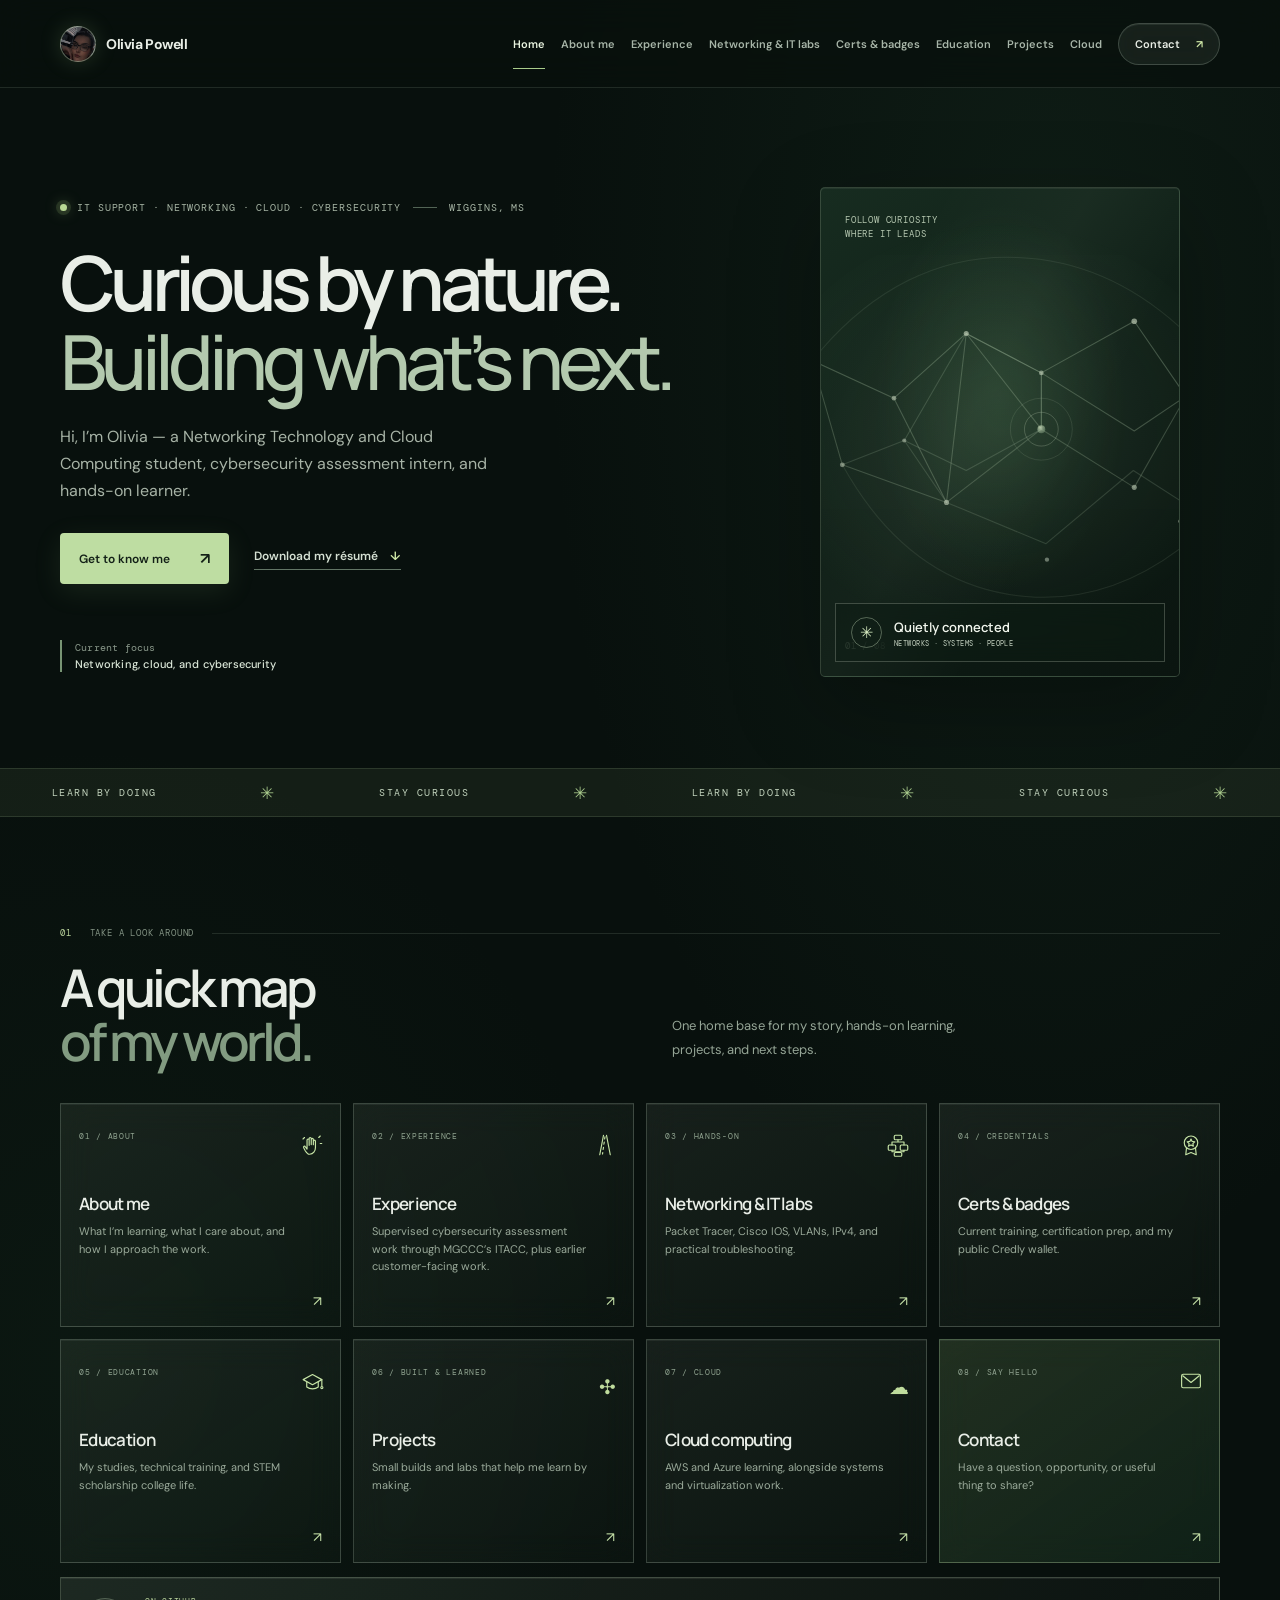
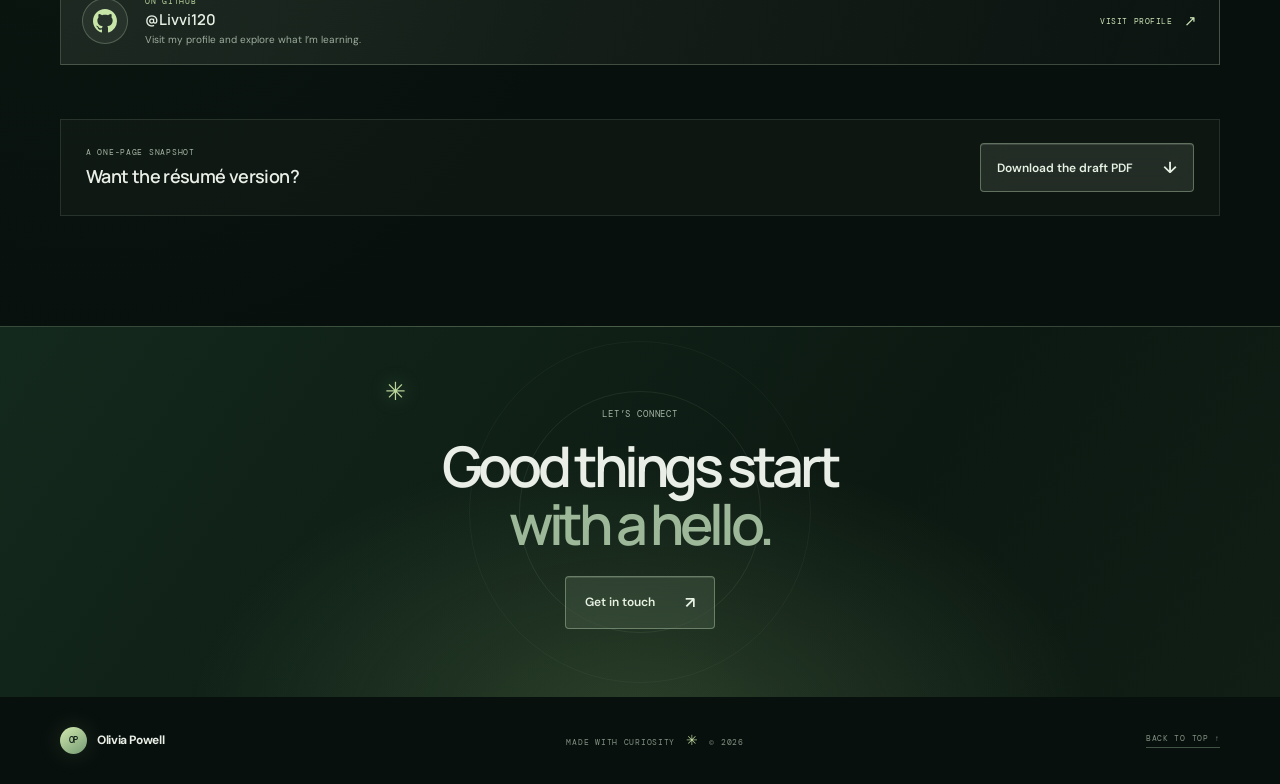
<file: index.html>
<!doctype html>
<html lang="en">
<head>
  <meta charset="utf-8"><meta name="viewport" content="width=device-width, initial-scale=1"><meta name="theme-color" content="#08100d">
  <meta name="description" content="Explore Olivia Powell's experience, IT labs, projects, education, and credentials.">
  <title>Olivia Powell — Home</title>
  <link rel="preconnect" href="https://fonts.googleapis.com"><link rel="preconnect" href="https://fonts.gstatic.com" crossorigin>
  <link href="https://fonts.googleapis.com/css2?family=DM+Mono:wght@400;500&family=DM+Sans:wght@400;500;600;700&family=Manrope:wght@400;500;600;700;800&display=swap" rel="stylesheet"><link rel="stylesheet" href="styles.css"><link rel="stylesheet" href="profile.css">
</head>
<body>
  <header class="site-header"><a class="wordmark" href="index.html" aria-label="Olivia Powell, home"><span class="mark">OP</span><span>Olivia Powell</span></a>
    <button class="menu-toggle" aria-expanded="false" aria-controls="site-nav">Menu <span>＋</span></button>
    <nav id="site-nav" aria-label="Main navigation"><a class="active-link" aria-current="page" href="index.html">Home</a><a href="about.html">About me</a><a href="experience.html">Experience</a><a href="networking.html">Networking &amp; IT labs</a><a href="credentials.html">Certs &amp; badges</a><a href="education.html">Education</a><a href="projects.html">Projects</a><a href="cloud.html">Cloud</a><a class="nav-contact" href="contact.html">Contact <span>↗</span></a></nav>
  </header>
  <main id="top">
    <section class="hero page-wrap home-hero">
      <div class="hero-copy"><p class="eyebrow"><span class="status-dot"></span> IT SUPPORT · NETWORKING · CLOUD · CYBERSECURITY <span class="eyebrow-line"></span> WIGGINS, MS</p>
        <h1>Curious by nature.<br><span>Building what’s next.</span></h1>
        <p class="intro">Hi, I’m Olivia — a Networking Technology and Cloud Computing student, cybersecurity assessment intern, and hands-on learner.</p>
        <div class="hero-actions"><a class="button button-dark" href="about.html">Get to know me <span>↗</span></a><a class="text-link" href="Olivia-Powell-Resume-Draft.pdf" download>Download my résumé <span>↓</span></a></div>
        <div class="hero-note"><span class="note-rule"></span><span>Current focus<br><strong>Networking, cloud, and cybersecurity</strong></span></div>
      </div>
      <figure class="hero-art home-graphic"><span class="art-label label-top">FOLLOW CURIOSITY<br>WHERE IT LEADS</span><img class="home-graphic-img" src="home-graphic.svg" alt="A calm network map with softly glowing nodes connected by fine green lines"><figcaption class="graphic-caption"><span class="photo-caption-mark">✳</span><span><strong>Quietly connected</strong><small>NETWORKS · SYSTEMS · PEOPLE</small></span></figcaption><span class="art-index">01 / 08</span></figure>
    </section>
    <section class="ticker" aria-label="Personal motto"><div class="ticker-track"><span>LEARN BY DOING</span><i>✳</i><span>STAY CURIOUS</span><i>✳</i><span>LEARN BY DOING</span><i>✳</i><span>STAY CURIOUS</span><i>✳</i></div></section>
    <section class="page-wrap home-overview section-block">
      <div class="section-kicker"><span>01</span><span>TAKE A LOOK AROUND</span></div>
      <div class="overview-heading"><h2>A quick map<br><span>of my world.</span></h2><p>One home base for my story, hands-on learning, projects, and next steps.</p></div>
      <div class="overview-grid">
        <a class="overview-card" href="about.html"><span class="card-number">01 / ABOUT</span><svg class="card-line-icon" aria-hidden="true" viewBox="0 0 32 32"><path d="M11 28c-1.7-1-3-2.6-4-4.4l-2.1-4c-.8-1.5 1.3-2.8 2.3-1.2l2.2 3V9.3c0-1.8 2.8-1.8 2.8 0v7.1-9c0-1.8 2.8-1.8 2.8 0v8-6.8c0-1.8 2.8-1.8 2.8 0v7-4.7c0-1.8 2.8-1.8 2.8 0v8.3c0 5-3 9.1-7.7 9.1H11Z"/><path d="m4 8 2-2M25 6l2-2M27 14h2"/></svg><h3>About me</h3><p>What I’m learning, what I care about, and how I approach the work.</p><span class="card-arrow">↗</span></a>
        <a class="overview-card" href="experience.html"><span class="card-number">02 / EXPERIENCE</span><svg class="card-line-icon" aria-hidden="true" viewBox="0 0 32 32"><path d="m9 29 5-26M23 29 18 3"/><path d="m16 5-.5 3M15 12l-.5 3M14 19l-.5 3M13 26l-.3 2"/></svg><h3>Experience</h3><p>Supervised cybersecurity assessment work through MGCCC’s ITACC, plus earlier customer-facing work.</p><span class="card-arrow">↗</span></a>
        <a class="overview-card" href="networking.html"><span class="card-number">03 / HANDS-ON</span><svg class="card-line-icon" aria-hidden="true" viewBox="0 0 32 32"><rect x="11" y="3" width="10" height="6" rx="1.5"/><rect x="3" y="16" width="10" height="7" rx="1.5"/><rect x="19" y="16" width="10" height="7" rx="1.5"/><rect x="11" y="26" width="10" height="5" rx="1.3"/><path d="M16 9v3M16 12H8v4M16 12h8v4M8 23v2h8v1M24 23v2h-8"/></svg><h3>Networking &amp; IT labs</h3><p>Packet Tracer, Cisco IOS, VLANs, IPv4, and practical troubleshooting.</p><span class="card-arrow">↗</span></a>
        <a class="overview-card" href="credentials.html"><span class="card-number">04 / CREDENTIALS</span><svg class="card-line-icon" aria-hidden="true" viewBox="0 0 32 32"><circle cx="16" cy="13" r="9"/><path d="m16 8 1.5 3.2 3.5.5-2.5 2.4.6 3.4-3.1-1.6-3.1 1.6.6-3.4-2.5-2.4 3.5-.5L16 8ZM10 20l-1 9 7-3 7 3-1-9"/></svg><h3>Certs &amp; badges</h3><p>Current training, certification prep, and my public Credly wallet.</p><span class="card-arrow">↗</span></a>
        <a class="overview-card" href="education.html"><span class="card-number">05 / EDUCATION</span><svg class="grad-cap-icon" aria-hidden="true" viewBox="0 0 32 32"><path d="m3 12 13-7 13 7-13 7-13-7Z"/><path d="M8 15.2v7c4.4 3.5 11.6 3.5 16 0v-7"/><path d="M29 12v9"/><circle cx="29" cy="23" r="1.5"/></svg><h3>Education</h3><p>My studies, technical training, and STEM scholarship college life.</p><span class="card-arrow">↗</span></a>
        <a class="overview-card" href="projects.html"><span class="card-number">06 / BUILT &amp; LEARNED</span><span class="card-glyph">✣</span><h3>Projects</h3><p>Small builds and labs that help me learn by making.</p><span class="card-arrow">↗</span></a>
        <a class="overview-card" href="cloud.html"><span class="card-number">07 / CLOUD</span><span class="card-glyph">☁</span><h3>Cloud computing</h3><p>AWS and Azure learning, alongside systems and virtualization work.</p><span class="card-arrow">↗</span></a>
        <a class="overview-card overview-card-highlight" href="contact.html"><span class="card-number">08 / SAY HELLO</span><svg class="card-line-icon" aria-hidden="true" viewBox="0 0 32 32"><rect x="3.5" y="7" width="25" height="18" rx="2"/><path d="m5 9 11 9 11-9"/></svg><h3>Contact</h3><p>Have a question, opportunity, or useful thing to share?</p><span class="card-arrow">↗</span></a>
      </div>
      <a class="github-widget" href="https://github.com/Livvi120" target="_blank" rel="noopener noreferrer"><span class="github-widget-icon"><svg class="github-mark" aria-hidden="true" viewBox="0 0 16 16"><path d="M8 0C3.58 0 0 3.58 0 8c0 3.54 2.29 6.53 5.47 7.59.4.07.55-.17.55-.38 0-.19-.01-.82-.01-1.49-2.01.37-2.53-.49-2.69-.94-.09-.23-.48-.94-.82-1.13-.28-.15-.68-.52-.01-.53.63-.01 1.08.58 1.23.82.72 1.21 1.87.87 2.33.66.07-.52.28-.87.51-1.07-1.78-.2-3.64-.89-3.64-3.95 0-.87.31-1.59.82-2.15-.08-.2-.36-1.02.08-2.12 0 0 .67-.21 2.2.82.64-.18 1.32-.27 2-.27s1.36.09 2 .27c1.53-1.04 2.2-.82 2.2-.82.44 1.1.16 1.92.08 2.12.51.56.82 1.27.82 2.15 0 3.07-1.87 3.75-3.65 3.95.29.25.54.73.54 1.48 0 1.07-.01 1.93-.01 2.2 0 .21.15.46.55.38A8.013 8.013 0 0 0 16 8c0-4.42-3.58-8-8-8z"/></svg></span><span class="github-widget-copy"><span class="panel-kicker">ON GITHUB</span><strong>@Livvi120</strong><small>Visit my profile and explore what I’m learning.</small></span><span class="github-widget-action">VISIT PROFILE <i>↗</i></span></a>
      <div class="home-resume"><div><p class="eyebrow">A ONE-PAGE SNAPSHOT</p><h3>Want the résumé version?</h3></div><a class="button button-light" href="Olivia-Powell-Resume-Draft.pdf" download>Download the draft PDF <span>↓</span></a></div>
    </section>
    <section class="contact"><div class="contact-star">✳</div><p class="eyebrow">LET’S CONNECT</p><h2>Good things start<br><span>with a hello.</span></h2><a class="button button-light" href="contact.html">Get in touch <span>↗</span></a></section>
  </main>
  <footer class="site-footer page-wrap"><a class="wordmark" href="index.html"><span class="mark">OP</span><span>Olivia Powell</span></a><span>MADE WITH CURIOSITY <i>✳</i> © <span id="year"></span></span><a href="#top">BACK TO TOP ↑</a></footer>
  <script src="script.js"></script>
</body>
</html>
</file>
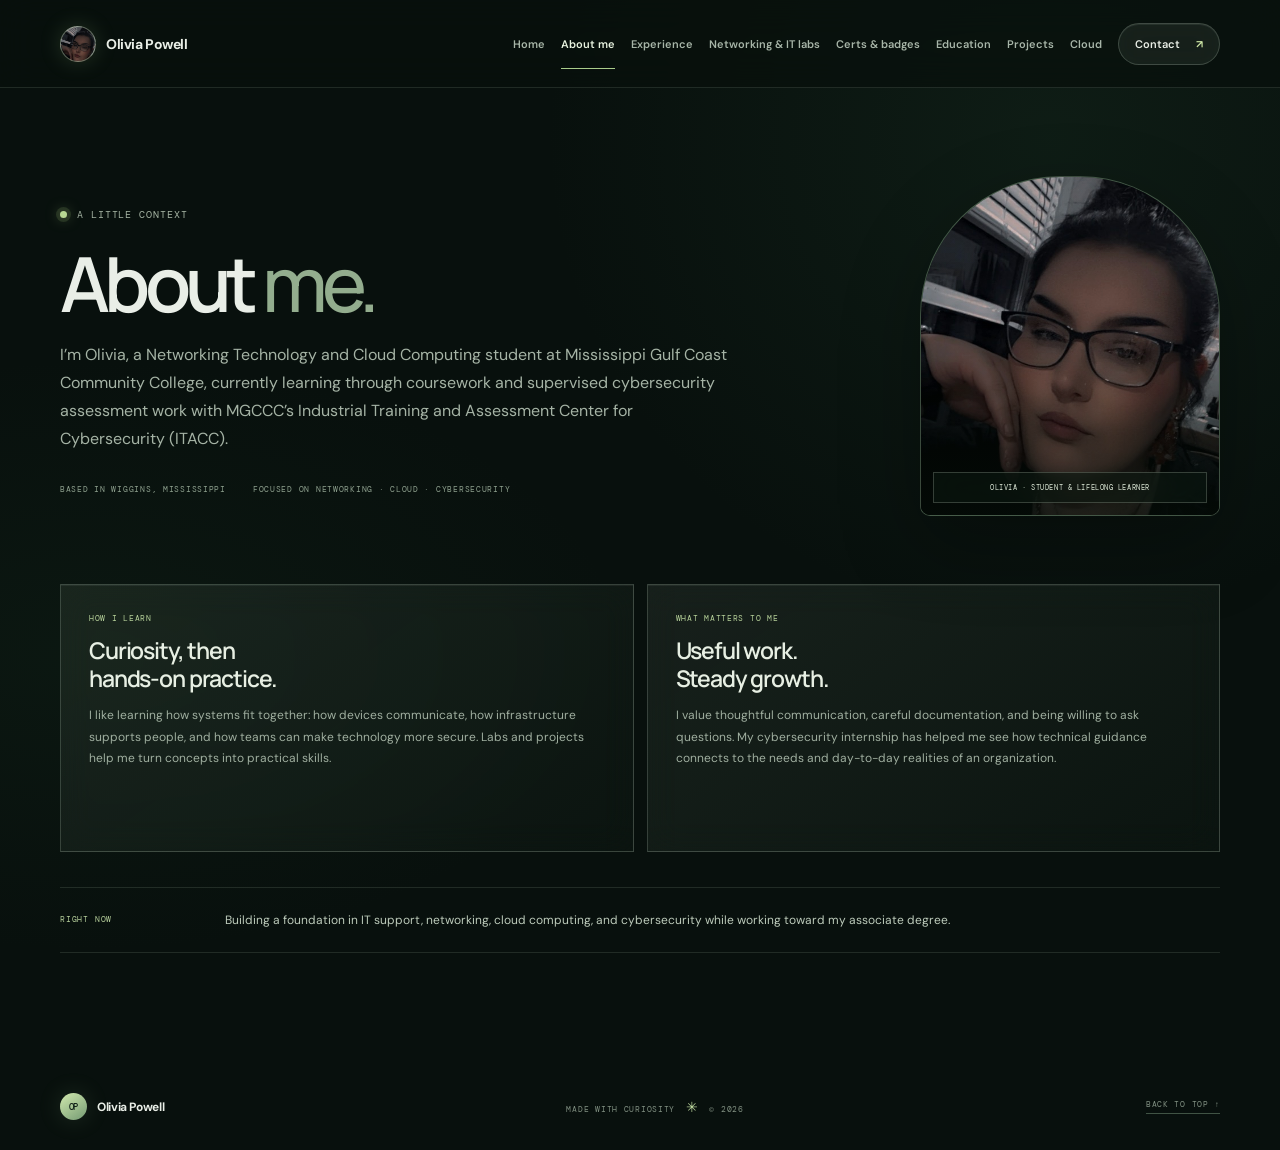
<file: about.html>
<!doctype html>
<html lang="en"><head><meta charset="utf-8"><meta name="viewport" content="width=device-width, initial-scale=1"><meta name="theme-color" content="#08100d"><meta name="description" content="About Olivia Powell: an IT student, cybersecurity assessment intern, and curious hands-on learner."><title>About me — Olivia Powell</title><link rel="preconnect" href="https://fonts.googleapis.com"><link rel="preconnect" href="https://fonts.gstatic.com" crossorigin><link href="https://fonts.googleapis.com/css2?family=DM+Mono:wght@400;500&family=DM+Sans:wght@400;500;600;700&family=Manrope:wght@400;500;600;700;800&display=swap" rel="stylesheet"><link rel="stylesheet" href="styles.css"><link rel="stylesheet" href="profile.css"></head>
<body><header class="site-header"><a class="wordmark" href="index.html"><span class="mark">OP</span><span>Olivia Powell</span></a><button class="menu-toggle" aria-expanded="false" aria-controls="site-nav">Menu <span>＋</span></button><nav id="site-nav" aria-label="Main navigation"><a href="index.html">Home</a><a class="active-link" aria-current="page" href="about.html">About me</a><a href="experience.html">Experience</a><a href="networking.html">Networking &amp; IT labs</a><a href="credentials.html">Certs &amp; badges</a><a href="education.html">Education</a><a href="projects.html">Projects</a><a href="cloud.html">Cloud</a><a class="nav-contact" href="contact.html">Contact <span>↗</span></a></nav></header>
<main id="top"><section class="subpage-hero page-wrap about-subpage-hero"><div class="about-hero-copy"><p class="eyebrow"><span class="status-dot"></span> A LITTLE CONTEXT</p><h1>About <span>me.</span></h1><p class="subpage-intro">I’m Olivia, a Networking Technology and Cloud Computing student at Mississippi Gulf Coast Community College, currently learning through coursework and supervised cybersecurity assessment work with MGCCC’s Industrial Training and Assessment Center for Cybersecurity (ITACC).</p><div class="subpage-meta"><span>BASED IN WIGGINS, MISSISSIPPI</span><span>FOCUSED ON NETWORKING · CLOUD · CYBERSECURITY</span></div></div><figure class="about-photo-card"><img src="profile-photo.jpg" alt="Portrait of Olivia Powell wearing glasses"><figcaption>OLIVIA · STUDENT &amp; LIFELONG LEARNER</figcaption></figure></section>
<section class="page-wrap subpage-content"><div class="content-columns"><article class="glass-panel"><p class="panel-kicker">HOW I LEARN</p><h2>Curiosity, then<br>hands-on practice.</h2><p>I like learning how systems fit together: how devices communicate, how infrastructure supports people, and how teams can make technology more secure. Labs and projects help me turn concepts into practical skills.</p></article><article class="glass-panel"><p class="panel-kicker">WHAT MATTERS TO ME</p><h2>Useful work.<br>Steady growth.</h2><p>I value thoughtful communication, careful documentation, and being willing to ask questions. My cybersecurity internship has helped me see how technical guidance connects to the needs and day-to-day realities of an organization.</p></article></div><div class="callout-line"><span>RIGHT NOW</span><p>Building a foundation in IT support, networking, cloud computing, and cybersecurity while working toward my associate degree.</p></div></section></main>
<footer class="site-footer page-wrap"><a class="wordmark" href="index.html"><span class="mark">OP</span><span>Olivia Powell</span></a><span>MADE WITH CURIOSITY <i>✳</i> © <span id="year"></span></span><a href="#top">BACK TO TOP ↑</a></footer><script src="script.js"></script></body></html>
</file>
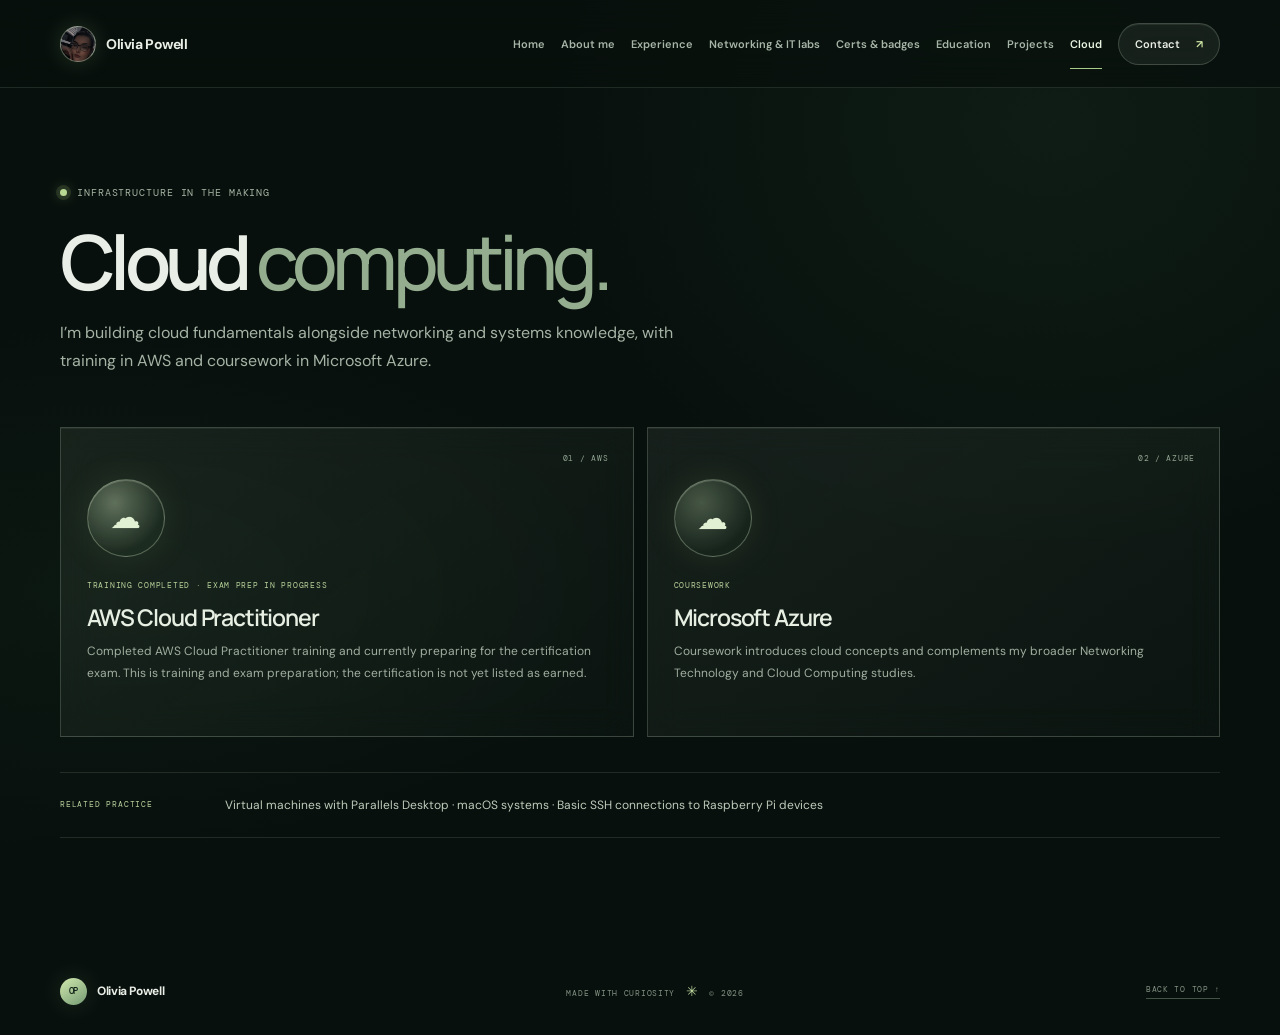
<file: cloud.html>
<!doctype html>
<html lang="en"><head><meta charset="utf-8"><meta name="viewport" content="width=device-width, initial-scale=1"><meta name="theme-color" content="#08100d"><meta name="description" content="Olivia Powell's cloud computing studies, including AWS, Microsoft Azure, and virtualization."><title>Cloud computing — Olivia Powell</title><link rel="preconnect" href="https://fonts.googleapis.com"><link rel="preconnect" href="https://fonts.gstatic.com" crossorigin><link href="https://fonts.googleapis.com/css2?family=DM+Mono:wght@400;500&family=DM+Sans:wght@400;500;600;700&family=Manrope:wght@400;500;600;700;800&display=swap" rel="stylesheet"><link rel="stylesheet" href="styles.css"><link rel="stylesheet" href="profile.css"></head>
<body><header class="site-header"><a class="wordmark" href="index.html"><span class="mark">OP</span><span>Olivia Powell</span></a><button class="menu-toggle" aria-expanded="false" aria-controls="site-nav">Menu <span>＋</span></button><nav id="site-nav" aria-label="Main navigation"><a href="index.html">Home</a><a href="about.html">About me</a><a href="experience.html">Experience</a><a href="networking.html">Networking &amp; IT labs</a><a href="credentials.html">Certs &amp; badges</a><a href="education.html">Education</a><a href="projects.html">Projects</a><a class="active-link" aria-current="page" href="cloud.html">Cloud</a><a class="nav-contact" href="contact.html">Contact <span>↗</span></a></nav></header>
<main id="top"><section class="subpage-hero page-wrap"><p class="eyebrow"><span class="status-dot"></span> INFRASTRUCTURE IN THE MAKING</p><h1>Cloud <span>computing.</span></h1><p class="subpage-intro">I’m building cloud fundamentals alongside networking and systems knowledge, with training in AWS and coursework in Microsoft Azure.</p></section>
<section class="page-wrap subpage-content"><div class="cloud-focus"><article class="cloud-feature glass-panel"><span class="lab-index">01 / AWS</span><div class="cloud-orb">☁</div><p class="panel-kicker">TRAINING COMPLETED · EXAM PREP IN PROGRESS</p><h2>AWS Cloud Practitioner</h2><p>Completed AWS Cloud Practitioner training and currently preparing for the certification exam. This is training and exam preparation; the certification is not yet listed as earned.</p></article><article class="cloud-feature glass-panel"><span class="lab-index">02 / AZURE</span><div class="cloud-orb cloud-orb-alt">☁</div><p class="panel-kicker">COURSEWORK</p><h2>Microsoft Azure</h2><p>Coursework introduces cloud concepts and complements my broader Networking Technology and Cloud Computing studies.</p></article></div><div class="callout-line"><span>RELATED PRACTICE</span><p>Virtual machines with Parallels Desktop · macOS systems · Basic SSH connections to Raspberry Pi devices</p></div></section></main>
<footer class="site-footer page-wrap"><a class="wordmark" href="index.html"><span class="mark">OP</span><span>Olivia Powell</span></a><span>MADE WITH CURIOSITY <i>✳</i> © <span id="year"></span></span><a href="#top">BACK TO TOP ↑</a></footer><script src="script.js"></script></body></html>
</file>
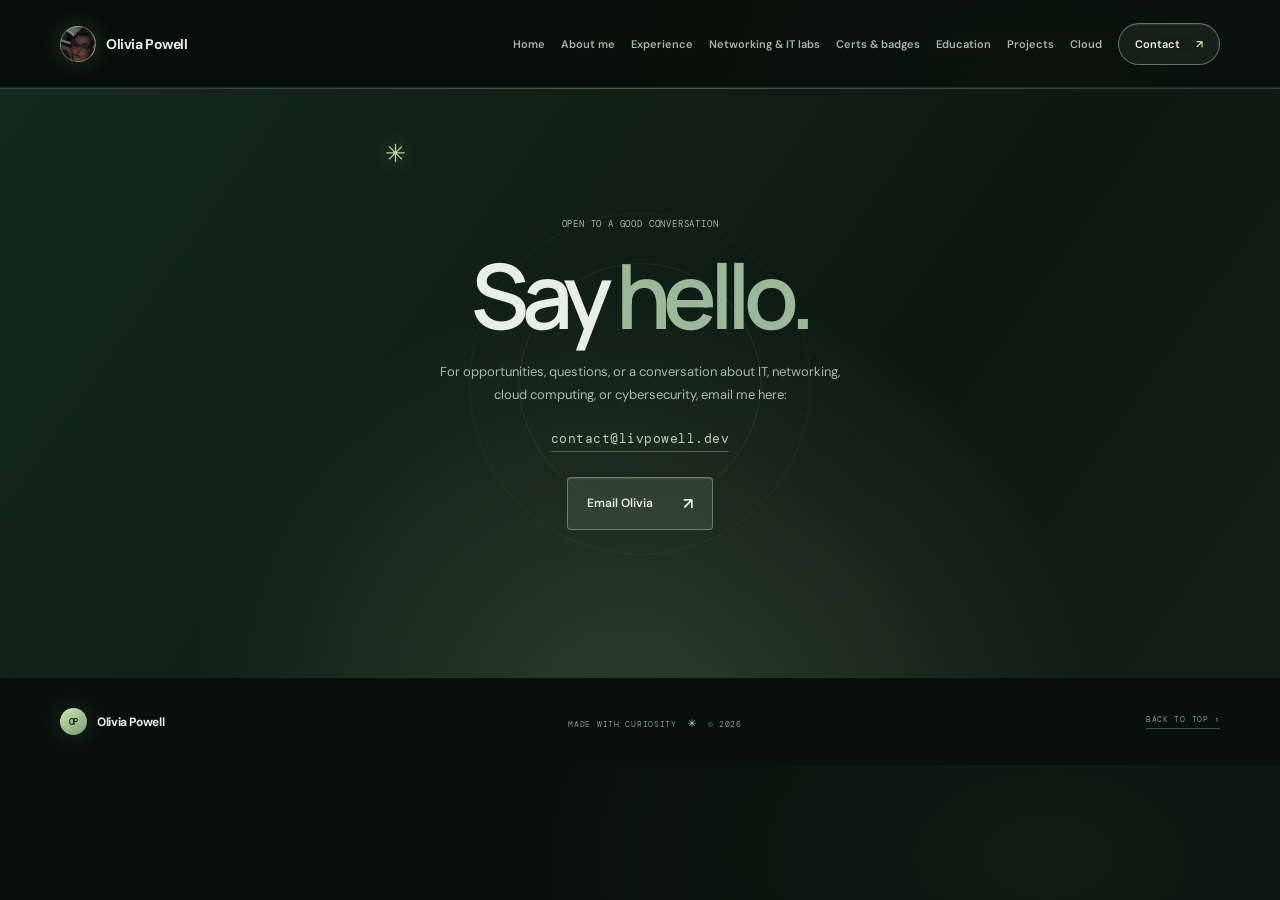
<file: contact.html>
<!doctype html>
<html lang="en"><head><meta charset="utf-8"><meta name="viewport" content="width=device-width, initial-scale=1"><meta name="theme-color" content="#08100d"><meta name="description" content="Contact Olivia Powell about IT, networking, cloud, and cybersecurity opportunities."><title>Contact — Olivia Powell</title><link rel="preconnect" href="https://fonts.googleapis.com"><link rel="preconnect" href="https://fonts.gstatic.com" crossorigin><link href="https://fonts.googleapis.com/css2?family=DM+Mono:wght@400;500&family=DM+Sans:wght@400;500;600;700&family=Manrope:wght@400;500;600;700;800&display=swap" rel="stylesheet"><link rel="stylesheet" href="styles.css"><link rel="stylesheet" href="profile.css"></head>
<body><header class="site-header"><a class="wordmark" href="index.html"><span class="mark">OP</span><span>Olivia Powell</span></a><button class="menu-toggle" aria-expanded="false" aria-controls="site-nav">Menu <span>＋</span></button><nav id="site-nav" aria-label="Main navigation"><a href="index.html">Home</a><a href="about.html">About me</a><a href="experience.html">Experience</a><a href="networking.html">Networking &amp; IT labs</a><a href="credentials.html">Certs &amp; badges</a><a href="education.html">Education</a><a href="projects.html">Projects</a><a href="cloud.html">Cloud</a><a class="nav-contact active-link" aria-current="page" href="contact.html">Contact <span>↗</span></a></nav></header>
<main id="top"><section class="contact contact-page"><div class="contact-star">✳</div><p class="eyebrow">OPEN TO A GOOD CONVERSATION</p><h1>Say <span>hello.</span></h1><p class="contact-page-copy">For opportunities, questions, or a conversation about IT, networking, cloud computing, or cybersecurity, email me here:</p><a class="contact-email contact-email-large" href="mailto:contact@livpowell.dev">contact@livpowell.dev</a><a class="button button-light" href="mailto:contact@livpowell.dev?subject=Hello%20Olivia">Email Olivia <span>↗</span></a></section></main>
<footer class="site-footer page-wrap"><a class="wordmark" href="index.html"><span class="mark">OP</span><span>Olivia Powell</span></a><span>MADE WITH CURIOSITY <i>✳</i> © <span id="year"></span></span><a href="#top">BACK TO TOP ↑</a></footer><script src="script.js"></script></body></html>
</file>
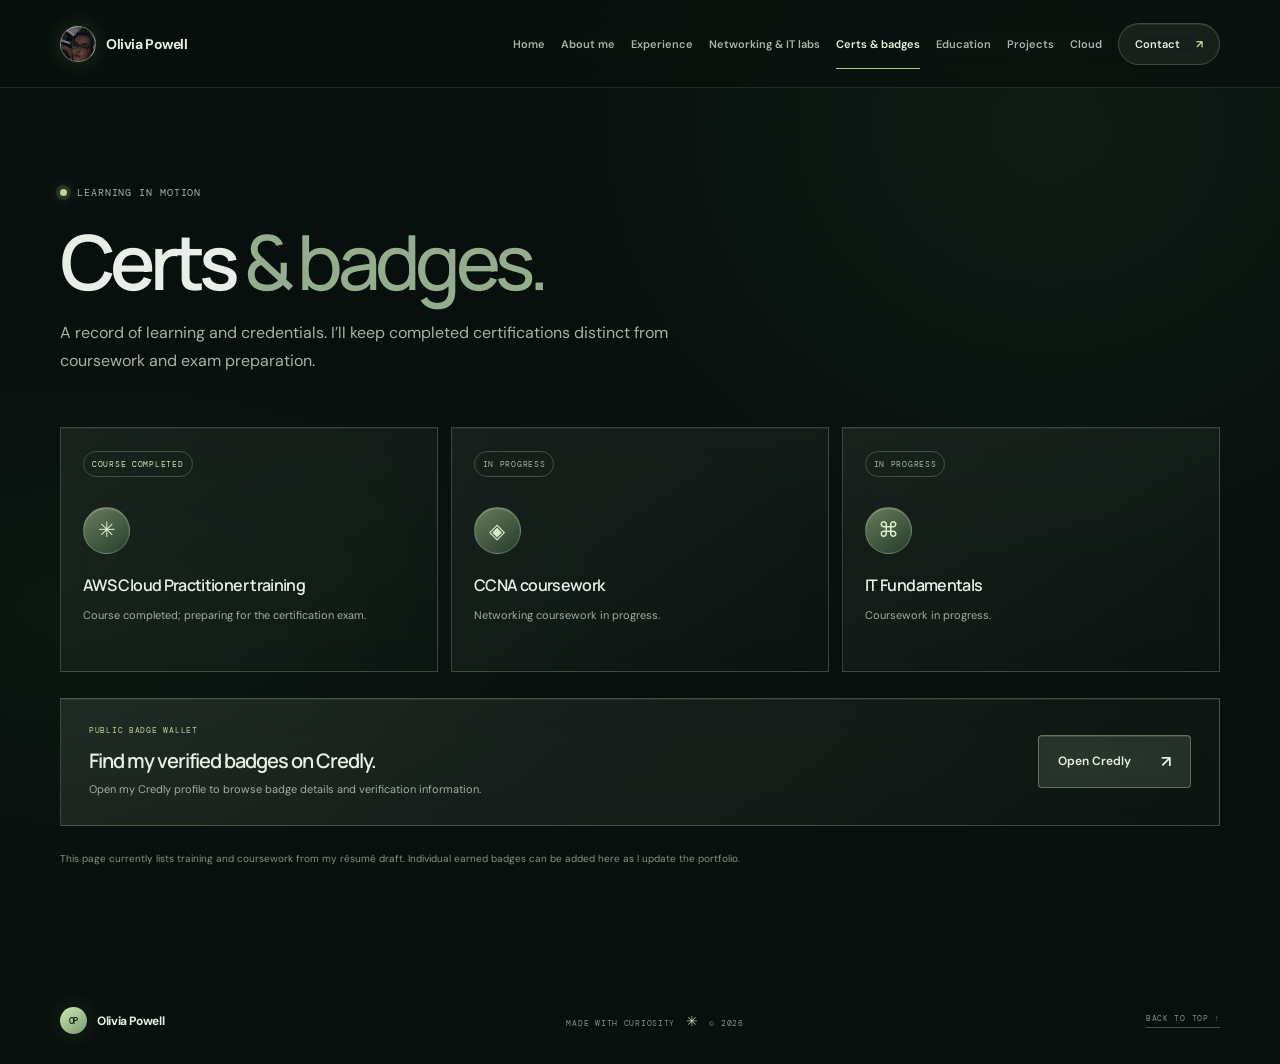
<file: credentials.html>
<!doctype html>
<html lang="en"><head><meta charset="utf-8"><meta name="viewport" content="width=device-width, initial-scale=1"><meta name="theme-color" content="#08100d"><meta name="description" content="Olivia Powell's certifications, professional training, and Credly badges."><title>Certs &amp; badges — Olivia Powell</title><link rel="preconnect" href="https://fonts.googleapis.com"><link rel="preconnect" href="https://fonts.gstatic.com" crossorigin><link href="https://fonts.googleapis.com/css2?family=DM+Mono:wght@400;500&family=DM+Sans:wght@400;500;600;700&family=Manrope:wght@400;500;600;700;800&display=swap" rel="stylesheet"><link rel="stylesheet" href="styles.css"><link rel="stylesheet" href="profile.css"></head>
<body><header class="site-header"><a class="wordmark" href="index.html"><span class="mark">OP</span><span>Olivia Powell</span></a><button class="menu-toggle" aria-expanded="false" aria-controls="site-nav">Menu <span>＋</span></button><nav id="site-nav" aria-label="Main navigation"><a href="index.html">Home</a><a href="about.html">About me</a><a href="experience.html">Experience</a><a href="networking.html">Networking &amp; IT labs</a><a class="active-link" aria-current="page" href="credentials.html">Certs &amp; badges</a><a href="education.html">Education</a><a href="projects.html">Projects</a><a href="cloud.html">Cloud</a><a class="nav-contact" href="contact.html">Contact <span>↗</span></a></nav></header>
<main id="top"><section class="subpage-hero page-wrap"><p class="eyebrow"><span class="status-dot"></span> LEARNING IN MOTION</p><h1>Certs <span>&amp; badges.</span></h1><p class="subpage-intro">A record of learning and credentials. I’ll keep completed certifications distinct from coursework and exam preparation.</p></section>
<section class="page-wrap subpage-content"><div class="credential-grid"><article class="credential-card glass-panel"><span class="credential-status status-complete">COURSE COMPLETED</span><div class="lab-icon">✳</div><h2>AWS Cloud Practitioner training</h2><p>Course completed; preparing for the certification exam.</p></article><article class="credential-card glass-panel"><span class="credential-status status-progress">IN PROGRESS</span><div class="lab-icon">◈</div><h2>CCNA coursework</h2><p>Networking coursework in progress.</p></article><article class="credential-card glass-panel"><span class="credential-status status-progress">IN PROGRESS</span><div class="lab-icon">⌘</div><h2>IT Fundamentals</h2><p>Coursework in progress.</p></article></div>
<div class="credly-panel"><div><p class="panel-kicker">PUBLIC BADGE WALLET</p><h2>Find my verified badges on Credly.</h2><p>Open my Credly profile to browse badge details and verification information.</p></div><a class="button button-light" href="https://www.credly.com/users/olivia-powell.fe2c678e/badges/credly" target="_blank" rel="noopener noreferrer">Open Credly <span>↗</span></a></div>
<p class="draft-note">This page currently lists training and coursework from my résumé draft. Individual earned badges can be added here as I update the portfolio.</p></section></main>
<footer class="site-footer page-wrap"><a class="wordmark" href="index.html"><span class="mark">OP</span><span>Olivia Powell</span></a><span>MADE WITH CURIOSITY <i>✳</i> © <span id="year"></span></span><a href="#top">BACK TO TOP ↑</a></footer><script src="script.js"></script></body></html>
</file>
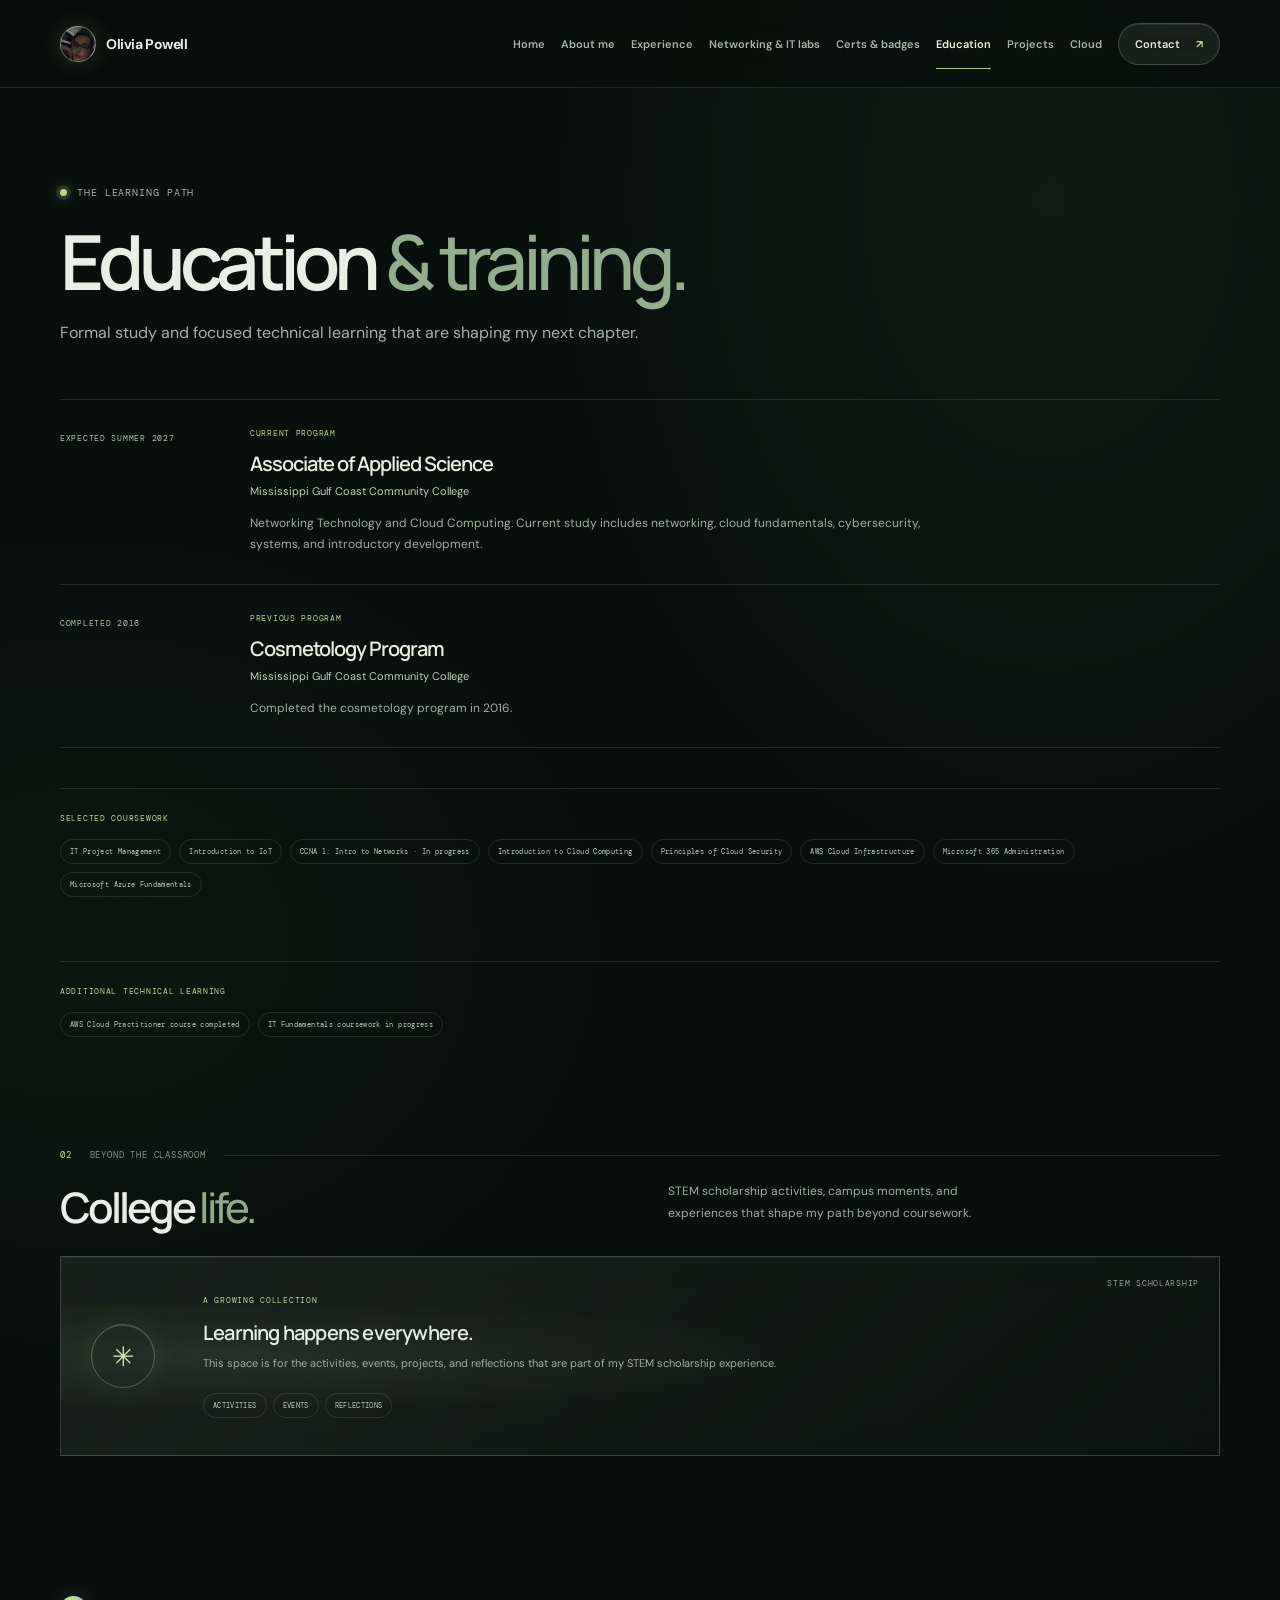
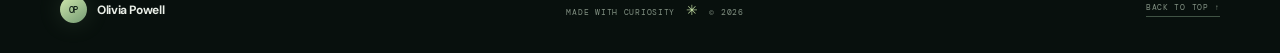
<file: education.html>
<!doctype html>
<html lang="en"><head><meta charset="utf-8"><meta name="viewport" content="width=device-width, initial-scale=1"><meta name="theme-color" content="#08100d"><meta name="description" content="Olivia Powell's education and IT training."><title>Education — Olivia Powell</title><link rel="preconnect" href="https://fonts.googleapis.com"><link rel="preconnect" href="https://fonts.gstatic.com" crossorigin><link href="https://fonts.googleapis.com/css2?family=DM+Mono:wght@400;500&family=DM+Sans:wght@400;500;600;700&family=Manrope:wght@400;500;600;700;800&display=swap" rel="stylesheet"><link rel="stylesheet" href="styles.css"><link rel="stylesheet" href="profile.css"></head>
<body><header class="site-header"><a class="wordmark" href="index.html"><span class="mark">OP</span><span>Olivia Powell</span></a><button class="menu-toggle" aria-expanded="false" aria-controls="site-nav">Menu <span>＋</span></button><nav id="site-nav" aria-label="Main navigation"><a href="index.html">Home</a><a href="about.html">About me</a><a href="experience.html">Experience</a><a href="networking.html">Networking &amp; IT labs</a><a href="credentials.html">Certs &amp; badges</a><a class="active-link" aria-current="page" href="education.html">Education</a><a href="projects.html">Projects</a><a href="cloud.html">Cloud</a><a class="nav-contact" href="contact.html">Contact <span>↗</span></a></nav></header>
<main id="top"><section class="subpage-hero page-wrap"><p class="eyebrow"><span class="status-dot"></span> THE LEARNING PATH</p><h1>Education <span>&amp; training.</span></h1><p class="subpage-intro">Formal study and focused technical learning that are shaping my next chapter.</p></section>
<section class="page-wrap subpage-content"><div class="education-list"><article class="education-entry"><div class="entry-date">EXPECTED SUMMER 2027</div><div><p class="panel-kicker">CURRENT PROGRAM</p><h2>Associate of Applied Science</h2><p class="entry-org">Mississippi Gulf Coast Community College</p><p>Networking Technology and Cloud Computing. Current study includes networking, cloud fundamentals, cybersecurity, systems, and introductory development.</p></div></article><article class="education-entry"><div class="entry-date">COMPLETED 2016</div><div><p class="panel-kicker">PREVIOUS PROGRAM</p><h2>Cosmetology Program</h2><p class="entry-org">Mississippi Gulf Coast Community College</p><p>Completed the cosmetology program in 2016.</p></div></article></div><div class="training-strip coursework-strip"><p class="panel-kicker">SELECTED COURSEWORK</p><div class="training-items"><span>IT Project Management</span><span>Introduction to IoT</span><span>CCNA 1: Intro to Networks · In progress</span><span>Introduction to Cloud Computing</span><span>Principles of Cloud Security</span><span>AWS Cloud Infrastructure</span><span>Microsoft 365 Administration</span><span>Microsoft Azure Fundamentals</span></div></div><div class="training-strip"><p class="panel-kicker">ADDITIONAL TECHNICAL LEARNING</p><div class="training-items"><span>AWS Cloud Practitioner course completed</span><span>IT Fundamentals coursework in progress</span></div></div>
<section class="college-life"><div class="section-kicker"><span>02</span><span>BEYOND THE CLASSROOM</span></div><div class="college-life-heading"><h2>College <span>life.</span></h2><p>STEM scholarship activities, campus moments, and experiences that shape my path beyond coursework.</p></div><article class="college-life-panel glass-panel"><span class="lab-index">STEM SCHOLARSHIP</span><div class="college-life-mark">✳</div><div><p class="panel-kicker">A GROWING COLLECTION</p><h3>Learning happens everywhere.</h3><p>This space is for the activities, events, projects, and reflections that are part of my STEM scholarship experience.</p><div class="skill-chips"><span>ACTIVITIES</span><span>EVENTS</span><span>REFLECTIONS</span></div></div></article></section></section></main>
<footer class="site-footer page-wrap"><a class="wordmark" href="index.html"><span class="mark">OP</span><span>Olivia Powell</span></a><span>MADE WITH CURIOSITY <i>✳</i> © <span id="year"></span></span><a href="#top">BACK TO TOP ↑</a></footer><script src="script.js"></script></body></html>
</file>
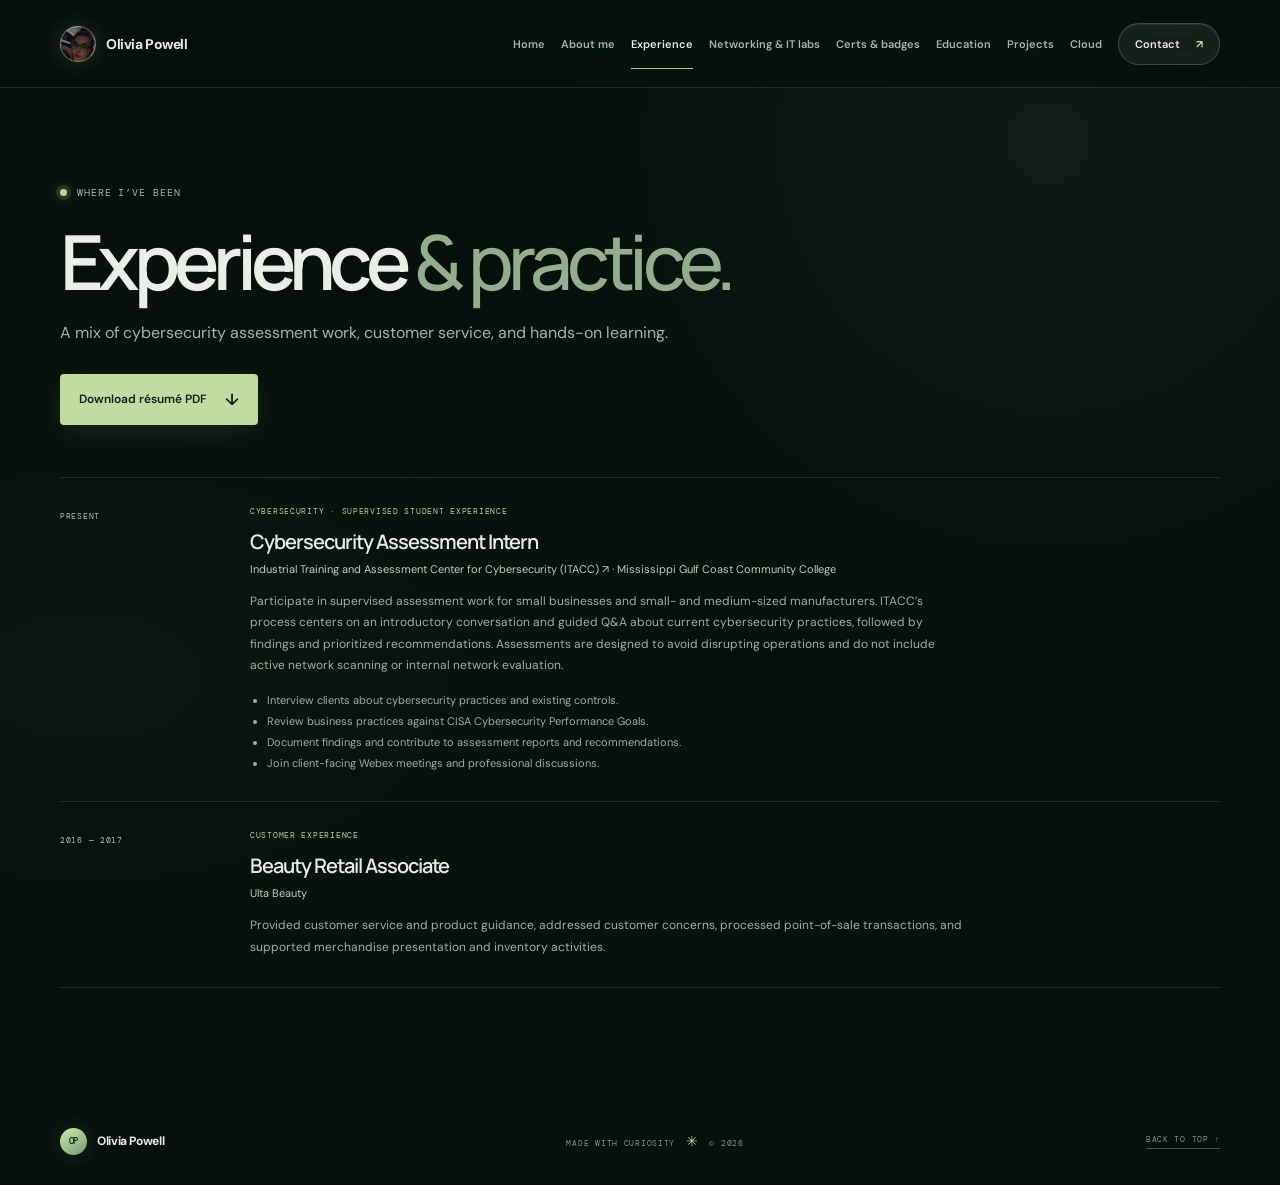
<file: experience.html>
<!doctype html>
<html lang="en"><head><meta charset="utf-8"><meta name="viewport" content="width=device-width, initial-scale=1"><meta name="theme-color" content="#08100d"><meta name="description" content="Olivia Powell's cybersecurity internship and professional experience."><title>Experience — Olivia Powell</title><link rel="preconnect" href="https://fonts.googleapis.com"><link rel="preconnect" href="https://fonts.gstatic.com" crossorigin><link href="https://fonts.googleapis.com/css2?family=DM+Mono:wght@400;500&family=DM+Sans:wght@400;500;600;700&family=Manrope:wght@400;500;600;700;800&display=swap" rel="stylesheet"><link rel="stylesheet" href="styles.css"><link rel="stylesheet" href="profile.css"></head>
<body><header class="site-header"><a class="wordmark" href="index.html"><span class="mark">OP</span><span>Olivia Powell</span></a><button class="menu-toggle" aria-expanded="false" aria-controls="site-nav">Menu <span>＋</span></button><nav id="site-nav" aria-label="Main navigation"><a href="index.html">Home</a><a href="about.html">About me</a><a class="active-link" aria-current="page" href="experience.html">Experience</a><a href="networking.html">Networking &amp; IT labs</a><a href="credentials.html">Certs &amp; badges</a><a href="education.html">Education</a><a href="projects.html">Projects</a><a href="cloud.html">Cloud</a><a class="nav-contact" href="contact.html">Contact <span>↗</span></a></nav></header>
<main id="top"><section class="subpage-hero page-wrap"><p class="eyebrow"><span class="status-dot"></span> WHERE I’VE BEEN</p><h1>Experience <span>&amp; practice.</span></h1><p class="subpage-intro">A mix of cybersecurity assessment work, customer service, and hands-on learning.</p><div class="subpage-actions"><a class="button button-dark" href="Olivia-Powell-Resume-Draft.pdf" download>Download résumé PDF <span>↓</span></a></div></section>
<section class="page-wrap subpage-content"><div class="experience-list"><article class="experience-entry"><div class="entry-date">PRESENT</div><div class="entry-body"><p class="panel-kicker">CYBERSECURITY · SUPERVISED STUDENT EXPERIENCE</p><h2>Cybersecurity Assessment Intern</h2><p class="entry-org"><a class="external-org-link" href="https://mgccc.edu/programs/industrial-training-and-assessment-center-for-cybersecurity/" target="_blank" rel="noopener noreferrer">Industrial Training and Assessment Center for Cybersecurity (ITACC) ↗</a> · Mississippi Gulf Coast Community College</p><p>Participate in supervised assessment work for small businesses and small- and medium-sized manufacturers. ITACC’s process centers on an introductory conversation and guided Q&amp;A about current cybersecurity practices, followed by findings and prioritized recommendations. Assessments are designed to avoid disrupting operations and do not include active network scanning or internal network evaluation.</p><ul><li>Interview clients about cybersecurity practices and existing controls.</li><li>Review business practices against CISA Cybersecurity Performance Goals.</li><li>Document findings and contribute to assessment reports and recommendations.</li><li>Join client-facing Webex meetings and professional discussions.</li></ul></div></article><article class="experience-entry"><div class="entry-date">2016 — 2017</div><div class="entry-body"><p class="panel-kicker">CUSTOMER EXPERIENCE</p><h2>Beauty Retail Associate</h2><p class="entry-org">Ulta Beauty</p><p>Provided customer service and product guidance, addressed customer concerns, processed point-of-sale transactions, and supported merchandise presentation and inventory activities.</p></div></article></div></section></main>
<footer class="site-footer page-wrap"><a class="wordmark" href="index.html"><span class="mark">OP</span><span>Olivia Powell</span></a><span>MADE WITH CURIOSITY <i>✳</i> © <span id="year"></span></span><a href="#top">BACK TO TOP ↑</a></footer><script src="script.js"></script></body></html>
</file>
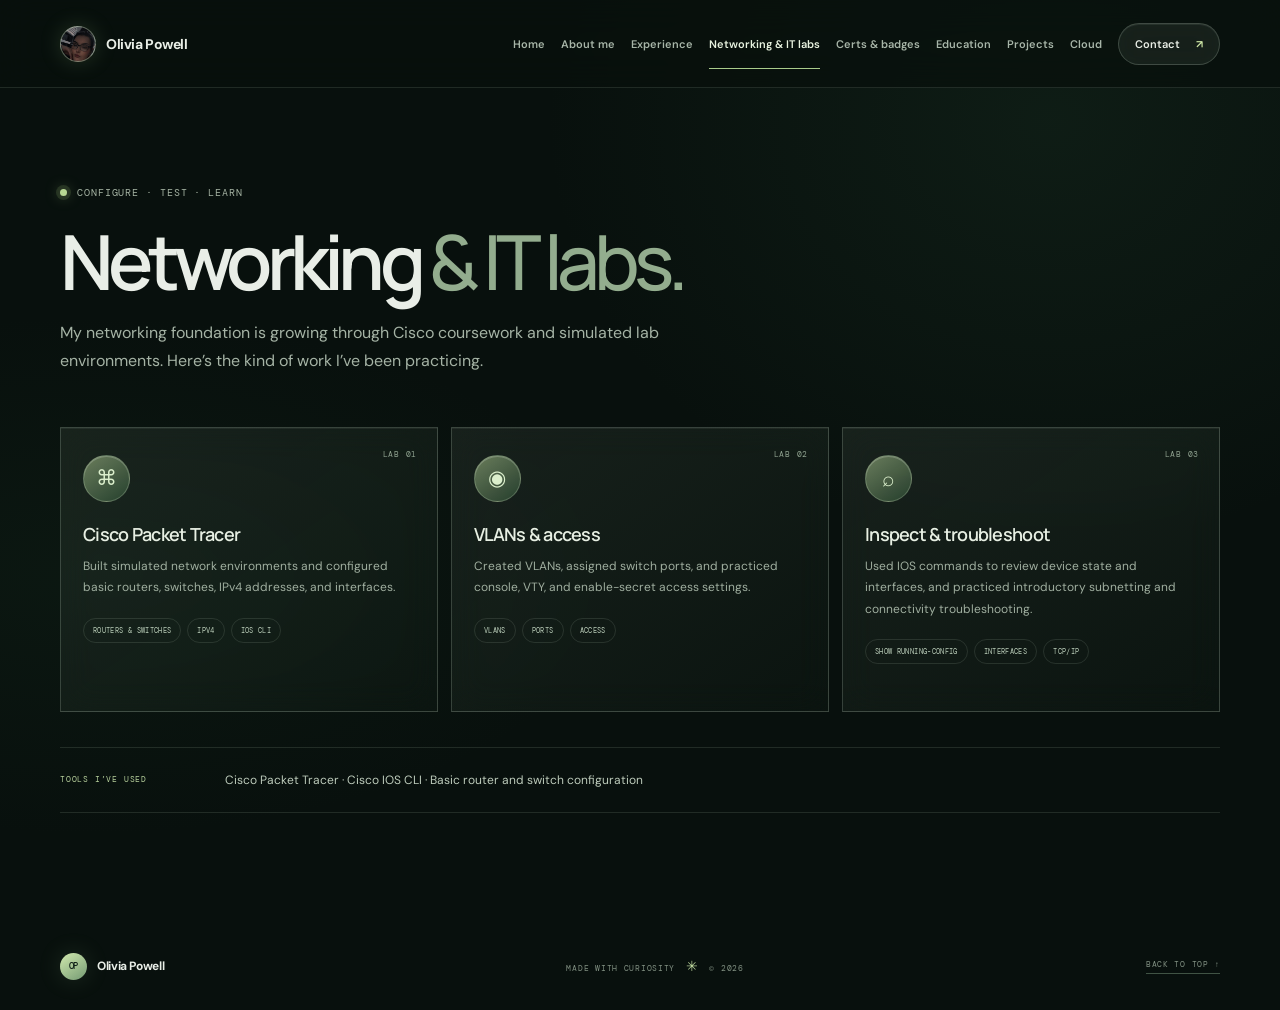
<file: networking.html>
<!doctype html>
<html lang="en"><head><meta charset="utf-8"><meta name="viewport" content="width=device-width, initial-scale=1"><meta name="theme-color" content="#08100d"><meta name="description" content="Networking and IT labs completed by Olivia Powell, including Cisco Packet Tracer practice."><title>Networking &amp; IT labs — Olivia Powell</title><link rel="preconnect" href="https://fonts.googleapis.com"><link rel="preconnect" href="https://fonts.gstatic.com" crossorigin><link href="https://fonts.googleapis.com/css2?family=DM+Mono:wght@400;500&family=DM+Sans:wght@400;500;600;700&family=Manrope:wght@400;500;600;700;800&display=swap" rel="stylesheet"><link rel="stylesheet" href="styles.css"><link rel="stylesheet" href="profile.css"></head>
<body><header class="site-header"><a class="wordmark" href="index.html"><span class="mark">OP</span><span>Olivia Powell</span></a><button class="menu-toggle" aria-expanded="false" aria-controls="site-nav">Menu <span>＋</span></button><nav id="site-nav" aria-label="Main navigation"><a href="index.html">Home</a><a href="about.html">About me</a><a href="experience.html">Experience</a><a class="active-link" aria-current="page" href="networking.html">Networking &amp; IT labs</a><a href="credentials.html">Certs &amp; badges</a><a href="education.html">Education</a><a href="projects.html">Projects</a><a href="cloud.html">Cloud</a><a class="nav-contact" href="contact.html">Contact <span>↗</span></a></nav></header>
<main id="top"><section class="subpage-hero page-wrap"><p class="eyebrow"><span class="status-dot"></span> CONFIGURE · TEST · LEARN</p><h1>Networking <span>&amp; IT labs.</span></h1><p class="subpage-intro">My networking foundation is growing through Cisco coursework and simulated lab environments. Here’s the kind of work I’ve been practicing.</p></section>
<section class="page-wrap subpage-content"><div class="lab-grid"><article class="lab-card glass-panel"><span class="lab-index">LAB 01</span><div class="lab-icon">⌘</div><h2>Cisco Packet Tracer</h2><p>Built simulated network environments and configured basic routers, switches, IPv4 addresses, and interfaces.</p><div class="skill-chips"><span>ROUTERS &amp; SWITCHES</span><span>IPV4</span><span>IOS CLI</span></div></article><article class="lab-card glass-panel"><span class="lab-index">LAB 02</span><div class="lab-icon">◉</div><h2>VLANs &amp; access</h2><p>Created VLANs, assigned switch ports, and practiced console, VTY, and enable-secret access settings.</p><div class="skill-chips"><span>VLANS</span><span>PORTS</span><span>ACCESS</span></div></article><article class="lab-card glass-panel"><span class="lab-index">LAB 03</span><div class="lab-icon">⌕</div><h2>Inspect &amp; troubleshoot</h2><p>Used IOS commands to review device state and interfaces, and practiced introductory subnetting and connectivity troubleshooting.</p><div class="skill-chips"><span>SHOW RUNNING-CONFIG</span><span>INTERFACES</span><span>TCP/IP</span></div></article></div><div class="callout-line"><span>TOOLS I’VE USED</span><p>Cisco Packet Tracer · Cisco IOS CLI · Basic router and switch configuration</p></div></section></main>
<footer class="site-footer page-wrap"><a class="wordmark" href="index.html"><span class="mark">OP</span><span>Olivia Powell</span></a><span>MADE WITH CURIOSITY <i>✳</i> © <span id="year"></span></span><a href="#top">BACK TO TOP ↑</a></footer><script src="script.js"></script></body></html>
</file>
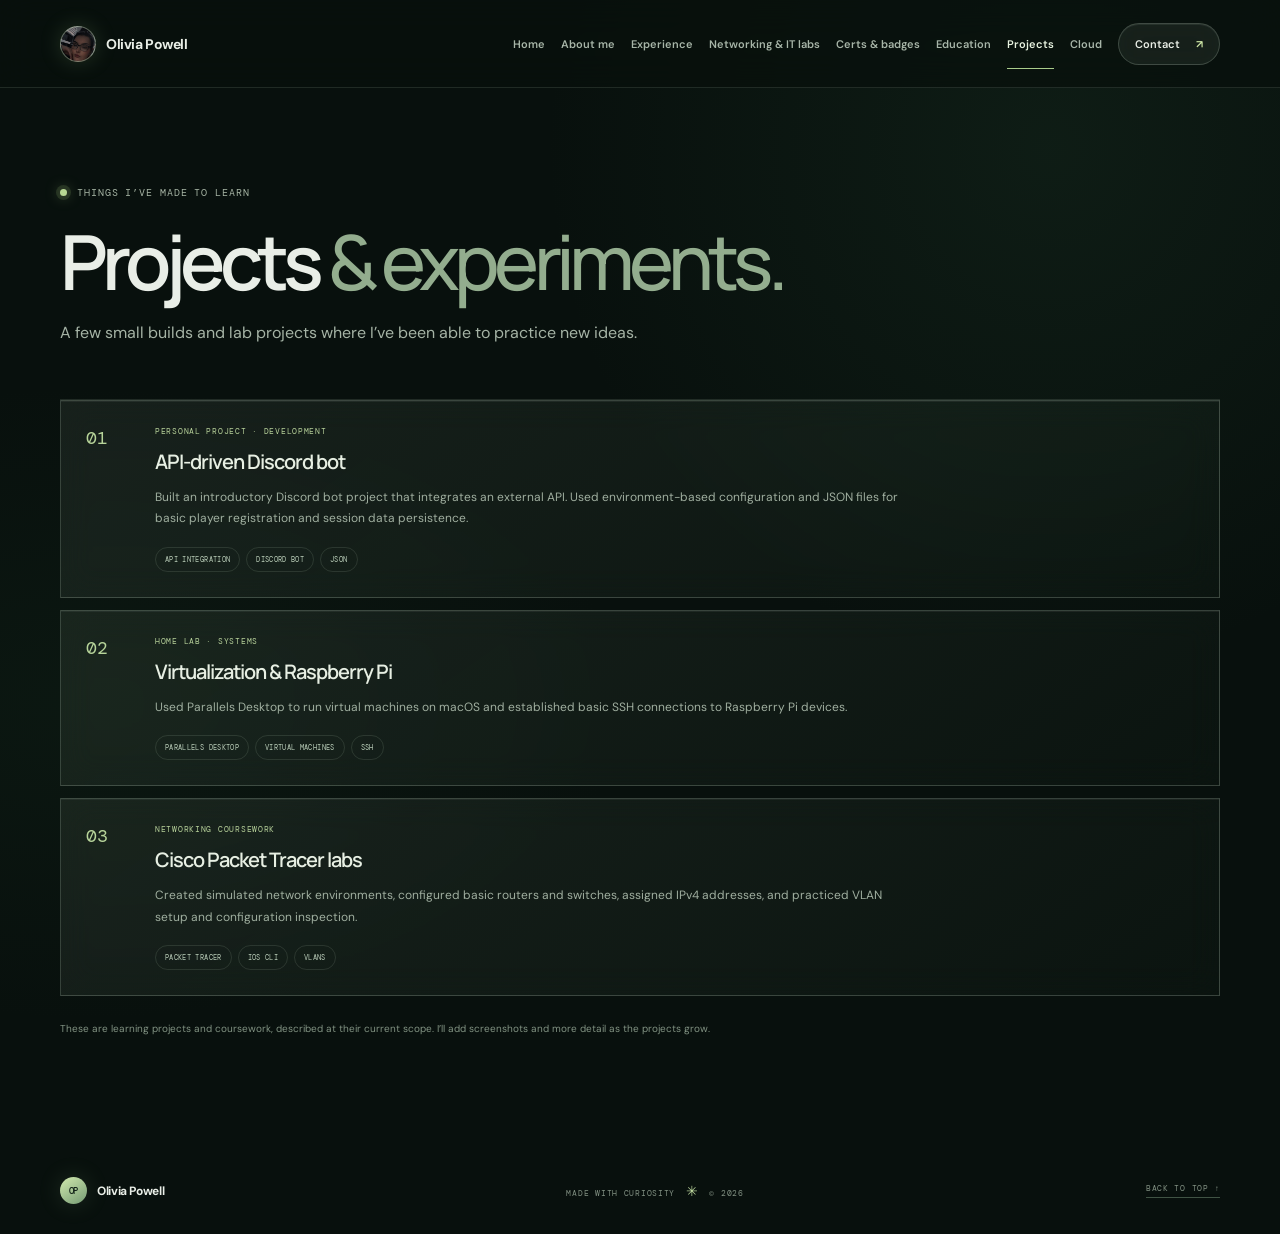
<file: projects.html>
<!doctype html>
<html lang="en"><head><meta charset="utf-8"><meta name="viewport" content="width=device-width, initial-scale=1"><meta name="theme-color" content="#08100d"><meta name="description" content="Technical projects and hands-on learning by Olivia Powell."><title>Projects — Olivia Powell</title><link rel="preconnect" href="https://fonts.googleapis.com"><link rel="preconnect" href="https://fonts.gstatic.com" crossorigin><link href="https://fonts.googleapis.com/css2?family=DM+Mono:wght@400;500&family=DM+Sans:wght@400;500;600;700&family=Manrope:wght@400;500;600;700;800&display=swap" rel="stylesheet"><link rel="stylesheet" href="styles.css"><link rel="stylesheet" href="profile.css"></head>
<body><header class="site-header"><a class="wordmark" href="index.html"><span class="mark">OP</span><span>Olivia Powell</span></a><button class="menu-toggle" aria-expanded="false" aria-controls="site-nav">Menu <span>＋</span></button><nav id="site-nav" aria-label="Main navigation"><a href="index.html">Home</a><a href="about.html">About me</a><a href="experience.html">Experience</a><a href="networking.html">Networking &amp; IT labs</a><a href="credentials.html">Certs &amp; badges</a><a href="education.html">Education</a><a class="active-link" aria-current="page" href="projects.html">Projects</a><a href="cloud.html">Cloud</a><a class="nav-contact" href="contact.html">Contact <span>↗</span></a></nav></header>
<main id="top"><section class="subpage-hero page-wrap"><p class="eyebrow"><span class="status-dot"></span> THINGS I’VE MADE TO LEARN</p><h1>Projects <span>&amp; experiments.</span></h1><p class="subpage-intro">A few small builds and lab projects where I’ve been able to practice new ideas.</p></section>
<section class="page-wrap subpage-content"><div class="project-list"><article class="project-card glass-panel"><div class="project-number">01</div><div><p class="panel-kicker">PERSONAL PROJECT · DEVELOPMENT</p><h2>API-driven Discord bot</h2><p>Built an introductory Discord bot project that integrates an external API. Used environment-based configuration and JSON files for basic player registration and session data persistence.</p><div class="skill-chips"><span>API INTEGRATION</span><span>DISCORD BOT</span><span>JSON</span></div></div></article><article class="project-card glass-panel"><div class="project-number">02</div><div><p class="panel-kicker">HOME LAB · SYSTEMS</p><h2>Virtualization &amp; Raspberry Pi</h2><p>Used Parallels Desktop to run virtual machines on macOS and established basic SSH connections to Raspberry Pi devices.</p><div class="skill-chips"><span>PARALLELS DESKTOP</span><span>VIRTUAL MACHINES</span><span>SSH</span></div></div></article><article class="project-card glass-panel"><div class="project-number">03</div><div><p class="panel-kicker">NETWORKING COURSEWORK</p><h2>Cisco Packet Tracer labs</h2><p>Created simulated network environments, configured basic routers and switches, assigned IPv4 addresses, and practiced VLAN setup and configuration inspection.</p><div class="skill-chips"><span>PACKET TRACER</span><span>IOS CLI</span><span>VLANS</span></div></div></article></div><p class="draft-note">These are learning projects and coursework, described at their current scope. I’ll add screenshots and more detail as the projects grow.</p></section></main>
<footer class="site-footer page-wrap"><a class="wordmark" href="index.html"><span class="mark">OP</span><span>Olivia Powell</span></a><span>MADE WITH CURIOSITY <i>✳</i> © <span id="year"></span></span><a href="#top">BACK TO TOP ↑</a></footer><script src="script.js"></script></body></html>
</file>
<file: styles.css>
:root{--night:#08100d;--forest:#0d1b15;--panel:#11231a;--panel-2:#162a20;--ink:#e9eee7;--muted:#a0afa1;--soft:#718272;--line:rgba(199,220,197,.13);--moss:#b2d39a;--sage:#759779;--acid:#d1eaa8;--glass:rgba(214,237,213,.075);--glass-edge:rgba(224,246,222,.2);--display:'Manrope',sans-serif;--body:'DM Sans',sans-serif;--mono:'DM Mono',monospace}*{box-sizing:border-box}html{scroll-behavior:smooth;scroll-padding-top:90px}body{margin:0;background:var(--night);color:var(--ink);font-family:var(--body);-webkit-font-smoothing:antialiased;background-image:radial-gradient(ellipse at 82% 12%,rgba(48,94,64,.16),transparent 34%),radial-gradient(ellipse at 7% 57%,rgba(35,76,48,.12),transparent 32%)}a{color:inherit;text-decoration:none}.page-wrap{width:min(1160px,calc(100% - 72px));margin-inline:auto}.site-header{height:82px;padding:0 max(36px,calc((100vw - 1160px)/2));display:flex;align-items:center;justify-content:space-between;border-bottom:1px solid var(--line);background:rgba(8,16,13,.76);backdrop-filter:blur(18px);-webkit-backdrop-filter:blur(18px);position:sticky;top:0;z-index:10}.wordmark{display:flex;align-items:center;gap:10px;font-weight:700;font-size:14px;letter-spacing:-.03em}.mark{display:grid;place-items:center;width:32px;height:32px;background:linear-gradient(145deg,#d1e9ae,#749a73);color:#102017;font:500 10px var(--mono);letter-spacing:-.08em;border-radius:50%;box-shadow:0 0 25px rgba(177,217,151,.15)}nav{display:flex;align-items:center;gap:35px;font-size:12px;font-weight:600}nav>a:not(.nav-contact){color:#a7b5a8;transition:color .2s}nav>a:hover{color:#eff9e9}.nav-contact{padding:11px 15px;border:1px solid var(--glass-edge);border-radius:99px;background:var(--glass);box-shadow:inset 0 1px rgba(255,255,255,.07);backdrop-filter:blur(12px);-webkit-backdrop-filter:blur(12px)}.nav-contact span{margin-left:13px;color:var(--acid)}.menu-toggle{display:none}.hero{min-height:620px;padding-top:83px;padding-bottom:75px;display:grid;grid-template-columns:1fr 440px;align-items:center;gap:70px}.eyebrow,.section-kicker,.art-label,.art-index,.badge-topline,.timeline-year,.about-tags,.site-footer>span,.site-footer>a:last-child{font:10px var(--mono);letter-spacing:.09em}.eyebrow{display:flex;align-items:center;gap:10px;color:#a5b3a3}.status-dot{width:7px;height:7px;background:#b8d893;border-radius:50%;box-shadow:0 0 0 4px rgba(183,219,143,.13),0 0 14px rgba(191,234,145,.6)}.eyebrow-line{width:24px;height:1px;background:#526455;margin:0 2px}.hero h1,.about h2,.resume h2,.badge-heading h2,.contact h2{font:600 clamp(48px,6vw,76px)/1.04 var(--display);letter-spacing:-.075em;margin:29px 0 22px}.hero h1 span,.about h2 span,.resume h2 span,.badge-heading h2 span{color:#829b81}.hero h1 span{font-weight:500;color:#b3c9ae}.intro{font-size:16px;line-height:1.7;max-width:440px;color:#a7b3a6}.intro strong{color:#ecf3e8;font-weight:600}.hero-actions{display:flex;align-items:center;gap:25px;margin-top:29px}.button{display:inline-flex;align-items:center;gap:30px;padding:15px 19px;border-radius:4px;font-size:12px;font-weight:600;transition:transform .2s,background .2s,border-color .2s}.button:hover{transform:translateY(-2px)}.button-dark{background:#bedda2;color:#132017;box-shadow:0 7px 28px rgba(141,183,116,.12)}.button-dark:hover{background:#d4edb9}.button span{font-size:16px}.text-link{font-size:12px;font-weight:600;border-bottom:1px solid #627565;padding-bottom:5px;color:#d5e0d3}.text-link span{margin-left:9px;color:var(--acid)}.hero-note{display:flex;align-items:center;gap:13px;margin-top:55px;color:#89988a;font:10px/1.7 var(--mono);letter-spacing:.02em}.hero-note strong{font:500 11px var(--body);color:#dce8d9}.note-rule{height:32px;width:2px;background:#789574}.hero-art{position:relative;height:420px;overflow:hidden;border:1px solid rgba(206,234,196,.2);background:radial-gradient(circle at 65% 27%,rgba(168,201,138,.19),transparent 25%),linear-gradient(145deg,#172c20 0%,#0d1b14 62%,#0b1510 100%);box-shadow:0 28px 90px rgba(0,0,0,.28),inset 0 1px rgba(255,255,255,.06)}.hero-art:before{content:'';position:absolute;inset:0;background:linear-gradient(118deg,transparent 20%,rgba(222,247,212,.035) 44%,transparent 65%);pointer-events:none}.sun{position:absolute;background:radial-gradient(circle at 34% 31%,rgba(240,255,219,.82),rgba(198,226,162,.36) 32%,rgba(152,189,128,.14) 63%,rgba(203,233,180,.05));width:215px;height:215px;right:53px;top:49px;border-radius:50%;border:1px solid rgba(223,245,207,.38);box-shadow:inset -17px -18px 40px rgba(7,19,11,.24),0 0 70px rgba(165,213,131,.16);backdrop-filter:blur(2px)}.orbit{position:absolute;border:1px solid rgba(199,229,184,.32);border-radius:50%;transform:rotate(-32deg)}.orbit-one{width:450px;height:185px;top:128px;left:-10px}.orbit-two{width:370px;height:135px;top:155px;left:33px;border-color:rgba(199,229,184,.2)}.shape-back{position:absolute;width:235px;height:286px;background:linear-gradient(145deg,rgba(128,165,119,.43),rgba(42,78,52,.48));border:1px solid rgba(198,225,187,.23);border-radius:120px 120px 24px 24px;left:111px;bottom:-47px;transform:rotate(-8deg);backdrop-filter:blur(9px);box-shadow:inset 1px 1px rgba(242,255,235,.16),0 0 42px rgba(103,156,91,.11)}.shape-front{position:absolute;width:163px;height:220px;background:linear-gradient(155deg,rgba(187,213,163,.54),rgba(81,125,84,.38));border:1px solid rgba(218,242,201,.27);border-radius:90px 90px 15px 15px;left:151px;bottom:-28px;transform:rotate(10deg);backdrop-filter:blur(14px);box-shadow:inset 1px 1px rgba(250,255,244,.2)}.shape-cut{position:absolute;width:88px;height:130px;background:linear-gradient(155deg,#102219,#0b1710);border:1px solid rgba(209,234,196,.1);border-radius:50% 50% 2px 2px;left:190px;bottom:-30px;transform:rotate(10deg)}.art-label{position:absolute;z-index:2;font-size:9px;line-height:1.6;color:#b5c7b0}.label-top{top:25px;left:24px}.label-bottom{right:22px;bottom:22px;text-align:right}.label-bottom span{font-size:18px;color:var(--acid);vertical-align:middle;margin-left:5px}.art-spark{position:absolute;right:39px;top:179px;font-size:31px;color:#d3eab5;text-shadow:0 0 22px rgba(210,237,178,.6)}.art-index{position:absolute;bottom:24px;left:24px;font-size:9px;color:#8c9f8c}.ticker{overflow:hidden;background:rgba(159,193,128,.08);border-block:1px solid rgba(188,220,172,.14);height:49px;display:flex;align-items:center}.ticker-track{width:100%;min-width:720px;display:flex;justify-content:space-around;align-items:center;font:10px var(--mono);letter-spacing:.15em;color:#c1d2bc}.ticker i{font-size:17px;font-style:normal;color:#a9ca8c}.section-block{padding-top:110px;padding-bottom:110px}.section-kicker{display:flex;align-items:center;gap:18px;color:#829283;font-size:9px}.section-kicker>span:first-child{color:#bdd79e}.section-kicker:after{content:'';height:1px;background:var(--line);flex:1}.about-grid{display:grid;grid-template-columns:1fr 1fr;gap:90px;align-items:start;margin-top:24px}.about h2,.resume h2,.badge-heading h2{font-size:55px;margin:14px 0}.about-copy{padding-top:21px;max-width:495px}.large-copy{font:500 22px/1.48 var(--display);letter-spacing:-.035em;margin:0 0 20px;color:#e1eadf}.about-copy>p:not(.large-copy){font-size:13px;line-height:1.85;color:var(--muted)}.about-tags{display:flex;gap:8px;flex-wrap:wrap;margin-top:27px;font-size:8px}.about-tags span{padding:9px 10px;border:1px solid var(--line);border-radius:99px;color:#bdcbbb;background:rgba(227,247,222,.025)}.resume{background:linear-gradient(130deg,rgba(22,43,31,.9),rgba(13,27,20,.9));border-block:1px solid rgba(206,234,196,.08)}.resume .section-kicker:after{display:none}.kicker-grow{height:1px;background:var(--line);flex:1}.resume .section-kicker a{color:#bdcbbb;font-size:9px}.resume-heading,.badge-heading{display:grid;grid-template-columns:1fr 1fr;align-items:end;margin:26px 0 43px}.resume-heading>p,.badge-heading>p{max-width:310px;color:#95a596;font-size:13px;line-height:1.8;margin:0 0 9px 32px}.resume h2,.badge-heading h2{margin:0}.timeline{border-top:1px solid var(--line)}.timeline-item{display:grid;grid-template-columns:150px 1fr 25px;gap:30px;padding:25px 0;border-bottom:1px solid var(--line)}.timeline-year{color:#8fa090;font-size:9px;padding-top:5px}.timeline-item h3,.badge-card h3{margin:0;font:600 18px var(--display);letter-spacing:-.04em}.org{font-size:11px;margin:7px 0;color:#a0afa1}.org span,.badge-card>p span{color:#bad895}.desc{font-size:12px;color:#8fa090;margin:12px 0 0;max-width:500px;line-height:1.7}.timeline-icon{color:#afca99}.resume-footnote{font-size:11px;color:#8d9c8d;margin:22px 0 0}.resume-footnote a{color:#d9e8d4;border-bottom:1px solid #607464;padding-bottom:2px}.badges{padding-bottom:122px}.badge-heading{margin-bottom:38px}.badge-heading>p{margin-bottom:8px}.badge-grid{display:grid;grid-template-columns:repeat(3,1fr);gap:13px}.badge-card{min-height:262px;padding:20px;position:relative;border:1px solid var(--glass-edge);background:linear-gradient(140deg,rgba(218,243,210,.09),rgba(160,204,155,.025));box-shadow:inset 0 1px rgba(255,255,255,.08),0 18px 42px rgba(0,0,0,.15);backdrop-filter:blur(18px);-webkit-backdrop-filter:blur(18px);transition:transform .25s,border-color .25s,background .25s}.badge-card:hover{transform:translateY(-4px);border-color:rgba(213,239,203,.37);background:linear-gradient(140deg,rgba(218,243,210,.13),rgba(160,204,155,.045))}.badge-topline{display:flex;justify-content:space-between;color:#92a492;font-size:8px}.badge-icon{display:grid;place-items:center;width:44px;height:44px;border-radius:50%;font-size:23px;margin:19px 0 19px;border:1px solid rgba(229,247,220,.24);box-shadow:inset 0 1px rgba(255,255,255,.25),0 0 25px rgba(173,218,143,.12)}.icon-lime{background:linear-gradient(145deg,rgba(207,237,172,.7),rgba(91,134,79,.54));color:#efffe0}.icon-lilac{background:linear-gradient(145deg,rgba(176,201,164,.53),rgba(51,94,64,.58));color:#d9efd0}.icon-peach{background:linear-gradient(145deg,rgba(187,218,163,.72),rgba(76,127,80,.57));color:#f0ffe3}.badge-card h3{font-size:16px;color:#e8f0e5}.badge-card>p{font-size:10px;color:#9baa9a}.badge-card>a{position:absolute;bottom:18px;left:20px;right:20px;padding-top:12px;border-top:1px solid var(--line);font-size:10px;color:#c7d7c4}.badge-card>a span{float:right;color:var(--acid)}.badge-card-dark{background:linear-gradient(145deg,rgba(105,147,89,.23),rgba(16,37,25,.75));border-color:rgba(201,235,181,.28)}.badge-card-dark .badge-topline,.badge-card-dark>p{color:#b3c4ad}.badge-card-dark>a{border-color:rgba(209,234,197,.21);color:#e0eddb}.contact{position:relative;min-height:350px;padding-top:72px;padding-bottom:68px;background:radial-gradient(ellipse at 50% 110%,rgba(154,199,126,.22),transparent 50%),linear-gradient(125deg,#14291d,#0c1912 65%,#101e16);border-top:1px solid rgba(214,238,201,.19);color:var(--ink);text-align:center;max-width:none;width:100%;overflow:hidden}.contact:before,.contact:after{content:'';position:absolute;width:240px;height:240px;border-radius:50%;border:1px solid rgba(214,238,201,.08);top:50%;left:50%;transform:translate(-50%,-50%);pointer-events:none}.contact:after{width:340px;height:340px;border-color:rgba(214,238,201,.045)}.contact .eyebrow{justify-content:center;font-size:9px}.contact h2{font-size:56px;margin:17px 0 22px;position:relative}.contact h2 span{color:#9db898}.button-light{background:rgba(210,237,196,.11);color:#e8f2e4;border:1px solid rgba(218,242,204,.34);box-shadow:inset 0 1px rgba(255,255,255,.12);backdrop-filter:blur(14px);-webkit-backdrop-filter:blur(14px);position:relative}.button-light:hover{background:rgba(210,237,196,.19)}.contact-star{position:absolute;top:48px;left:calc(50% - 255px);font-size:25px;color:#bbd69b;text-shadow:0 0 20px rgba(193,229,159,.35)}.contact-aside{position:absolute;right:max(36px,calc((100vw - 1160px)/2));bottom:37px;text-align:right;font:9px/1.7 var(--mono);letter-spacing:.1em;color:#9aaa98}.site-footer{height:87px;display:flex;align-items:center;justify-content:space-between}.site-footer .wordmark{font-size:12px}.site-footer .mark{width:27px;height:27px;font-size:9px}.site-footer>span,.site-footer>a:last-child{font-size:8px;color:#829183}.site-footer>span i{font-style:normal;color:#bed99f;font-size:14px;margin:0 5px}.site-footer>a:last-child{border-bottom:1px solid #405344;padding-bottom:4px}
@media(max-width:850px){.page-wrap{width:calc(100% - 48px)}.site-header{padding-inline:24px}.hero{grid-template-columns:1fr 350px;gap:32px;min-height:560px}.hero-art{height:360px}.sun{width:200px;height:200px}.shape-back{left:80px}.shape-front{left:120px}.shape-cut{left:158px}.orbit-one{left:-40px}.orbit-two{left:5px}.hero h1{font-size:57px}.about-grid{gap:45px}.contact-aside{right:24px}}
@media(max-width:650px){.page-wrap{width:calc(100% - 40px)}.site-header{height:68px;padding:0 20px}.menu-toggle{display:block;border:0;background:none;font:12px var(--body);color:var(--ink)}.menu-toggle span{font-size:16px;margin-left:5px}nav{display:none;position:absolute;z-index:5;top:68px;left:0;right:0;padding:18px 20px 22px;background:rgba(8,16,13,.96);border-bottom:1px solid var(--line);backdrop-filter:blur(18px);-webkit-backdrop-filter:blur(18px);flex-direction:column;align-items:stretch;gap:19px}nav.open{display:flex}.nav-contact{align-self:flex-start}.hero{display:flex;flex-direction:column;align-items:stretch;padding-top:55px;padding-bottom:48px;gap:42px}.hero h1{font-size:clamp(45px,12vw,62px);margin-top:25px}.eyebrow{font-size:8px;gap:8px}.intro{font-size:14px}.hero-note{margin-top:35px}.hero-art{height:350px}.sun{right:35px}.section-block{padding-top:75px;padding-bottom:75px}.about-grid,.resume-heading,.badge-heading{grid-template-columns:1fr;gap:18px}.about h2,.resume h2,.badge-heading h2{font-size:47px}.about-copy{padding-top:0}.large-copy{font-size:20px}.resume-heading,.badge-heading{margin-bottom:30px}.resume-heading>p,.badge-heading>p{margin:0;max-width:400px}.timeline-item{grid-template-columns:87px 1fr 16px;gap:12px;padding:21px 0}.timeline-year{font-size:8px}.timeline-item h3{font-size:15px}.desc{font-size:11px}.resume .section-kicker{gap:10px}.resume .section-kicker>a{font-size:8px;white-space:nowrap}.badge-grid{grid-template-columns:1fr}.badge-card{min-height:245px}.contact{min-height:330px;padding-top:70px}.contact h2{font-size:46px}.contact-star{left:16%;top:42px}.contact-aside{display:none}.site-footer{height:auto;min-height:90px;display:grid;grid-template-columns:1fr auto;row-gap:12px;padding-top:20px;padding-bottom:20px}.site-footer>span{grid-column:1/-1;grid-row:2;text-align:center;font-size:7px}.site-footer>a:last-child{justify-self:end}.ticker-track{min-width:720px}}
@media(prefers-reduced-motion:reduce){html{scroll-behavior:auto}*,*:before,*:after{transition:none!important}}
.credly-link{color:#cde5b8;font-size:9px;white-space:nowrap;border:1px solid rgba(214,238,201,.24);border-radius:99px;padding:9px 12px;background:rgba(214,238,201,.06);box-shadow:inset 0 1px rgba(255,255,255,.07);transition:background .2s,border-color .2s}.credly-link:hover{background:rgba(214,238,201,.13);border-color:rgba(214,238,201,.4)}
@media(max-width:650px){.badges .section-kicker{gap:8px}.badges .section-kicker>span:nth-child(2){font-size:7px;letter-spacing:.04em}.credly-link{font-size:7px;padding:8px 9px}}
.resume-heading>p .resume-download{display:inline-block;margin-top:12px;color:#d3e9bd;border-bottom:1px solid rgba(211,233,189,.45);padding-bottom:3px;font-size:11px}.resume-details{display:grid;grid-template-columns:1fr 1fr;gap:38px;margin-top:42px;padding-top:28px;border-top:1px solid var(--line)}.resume-details>div{min-width:0}.resume-details h3{font:600 14px var(--display);margin:0 0 16px;color:#e1eddb}.resume-details p{font-size:11px;line-height:1.75;color:#9eae9e;margin:0 0 12px}.resume-details strong{display:block;color:#d8e6d4;font-weight:600;margin-bottom:2px}.draft-mark{display:inline-block;margin-right:8px;padding:4px 7px;border:1px solid rgba(187,215,154,.4);border-radius:99px;color:#d0e5b6;font:8px var(--mono);letter-spacing:.08em;vertical-align:1px}
@media(max-width:650px){.resume-details{grid-template-columns:1fr;gap:22px;margin-top:30px;padding-top:23px}.resume-heading>p .resume-download{margin-top:7px}}
.contact-email{display:block;width:max-content;max-width:calc(100% - 40px);margin:15px auto 0;color:#bacfb3;font:10px var(--mono);letter-spacing:.04em;border-bottom:1px solid rgba(186,207,179,.35);padding-bottom:4px;position:relative}.contact-email:hover{color:#e5f3dc;border-color:rgba(229,243,220,.7)}
.site-header nav{gap:15px;font-size:9px;white-space:nowrap}.site-header nav .active-link{color:#e8f3e0}.site-header nav .active-link:not(.nav-contact){position:relative}.site-header nav .active-link:not(.nav-contact):after{content:'';height:1px;position:absolute;left:0;right:0;bottom:-8px;background:#a9cc8b}.nav-contact.active-link{border-color:rgba(214,238,201,.42);color:#e8f3e0}.home-hero{min-height:580px}.home-hero .hero h1{margin-top:29px}.overview-heading{display:grid;grid-template-columns:1fr 1fr;align-items:end;margin:22px 0 34px}.overview-heading h2{font:600 52px/1.04 var(--display);letter-spacing:-.075em;margin:0}.overview-heading h2 span{color:#829b81}.overview-heading>p{max-width:330px;margin:0 0 8px 32px;color:#95a596;font-size:13px;line-height:1.8}.overview-grid{display:grid;grid-template-columns:repeat(4,1fr);gap:12px}.overview-card{min-height:224px;padding:19px 18px 17px;position:relative;border:1px solid var(--glass-edge);background:linear-gradient(145deg,rgba(218,243,210,.075),rgba(160,204,155,.022));box-shadow:inset 0 1px rgba(255,255,255,.06);backdrop-filter:blur(16px);transition:transform .2s,border-color .2s,background .2s}.overview-card:hover{transform:translateY(-4px);border-color:rgba(214,238,201,.4);background:linear-gradient(145deg,rgba(218,243,210,.13),rgba(160,204,155,.04))}.card-number,.panel-kicker,.lab-index,.entry-date,.credential-status{font:8px var(--mono);letter-spacing:.09em;color:#91a491}.card-glyph{position:absolute;right:17px;top:34px;color:#bfdc9d;font-size:20px}.overview-card h3{font:600 17px var(--display);letter-spacing:-.04em;margin:48px 0 8px}.overview-card p{font-size:11px;line-height:1.6;color:#9bab9b;margin:0;max-width:220px}.card-arrow{position:absolute;bottom:16px;right:18px;color:#c8e4aa;font-size:14px}.overview-card-highlight{background:linear-gradient(145deg,rgba(126,164,105,.22),rgba(18,39,27,.72));border-color:rgba(201,235,181,.29)}.home-resume{display:flex;align-items:center;justify-content:space-between;margin-top:54px;padding:23px 25px;border:1px solid var(--line);background:rgba(224,246,218,.025)}.home-resume .eyebrow{font-size:8px;margin:0 0 7px}.home-resume h3{font:600 18px var(--display);margin:0;letter-spacing:-.035em}.home-resume .button{padding:13px 16px}.subpage-hero{padding-top:88px;padding-bottom:52px}.subpage-hero h1{font:600 clamp(48px,7vw,76px)/1.02 var(--display);letter-spacing:-.075em;margin:24px 0 18px}.subpage-hero h1 span{color:#93ad8e;font-weight:500}.subpage-intro{max-width:670px;color:#a5b3a5;font-size:16px;line-height:1.75;margin:0}.subpage-meta{display:flex;gap:27px;flex-wrap:wrap;margin-top:31px;color:#8fa18f;font:8px var(--mono);letter-spacing:.09em}.subpage-actions{margin-top:27px}.subpage-content{padding-bottom:110px}.content-columns{display:grid;grid-template-columns:1fr 1fr;gap:13px}.glass-panel{position:relative;border:1px solid var(--glass-edge);background:linear-gradient(145deg,rgba(218,243,210,.075),rgba(160,204,155,.024));box-shadow:inset 0 1px rgba(255,255,255,.06);backdrop-filter:blur(16px);-webkit-backdrop-filter:blur(16px)}.content-columns .glass-panel{padding:28px;min-height:268px}.panel-kicker{margin:0 0 14px;color:#b8d29b}.glass-panel h2,.entry-body h2,.education-entry h2,.project-card h2,.cloud-feature h2,.credential-card h2,.credly-panel h2{font:600 23px/1.2 var(--display);letter-spacing:-.05em;margin:0 0 13px;color:#e7efe3}.glass-panel>p:not(.panel-kicker),.entry-body>p:not(.panel-kicker):not(.entry-org),.education-entry>div>p:not(.panel-kicker):not(.entry-org),.project-card>div>p:not(.panel-kicker),.cloud-feature>p:not(.panel-kicker):not(.lab-index),.credential-card>p:not(.credential-status),.credly-panel>div>p:not(.panel-kicker){font-size:12px;line-height:1.8;color:#a0afa0;margin:0}.callout-line{display:grid;grid-template-columns:145px 1fr;align-items:start;gap:20px;margin-top:35px;padding:22px 0;border-block:1px solid var(--line)}.callout-line>span{padding-top:4px;color:#b7d09c;font:8px var(--mono);letter-spacing:.1em}.callout-line p{font-size:12px;color:#bdcbbb;line-height:1.7;margin:0}.experience-list,.education-list,.project-list{border-top:1px solid var(--line)}.experience-entry,.education-entry{display:grid;grid-template-columns:160px 1fr;gap:30px;padding:28px 0;border-bottom:1px solid var(--line)}.entry-date{padding-top:4px;line-height:1.6;color:#aec2a8}.entry-body h2,.education-entry h2{font-size:20px;margin-bottom:8px}.entry-org{font-size:11px;color:#bdd0b8;margin:0 0 15px}.entry-body>p:not(.panel-kicker):not(.entry-org),.education-entry>div>p:not(.panel-kicker):not(.entry-org){max-width:720px}.entry-body ul{padding-left:17px;margin:13px 0 0;color:#9eae9e;font-size:11px;line-height:1.9}.lab-grid,.credential-grid{display:grid;grid-template-columns:repeat(3,1fr);gap:13px}.lab-card,.credential-card{min-height:285px;padding:22px}.lab-index{position:absolute;top:21px;right:20px}.lab-icon{display:grid;place-items:center;width:47px;height:47px;border-radius:50%;margin:5px 0 20px;background:linear-gradient(145deg,rgba(207,237,172,.45),rgba(70,120,79,.35));border:1px solid rgba(223,244,211,.23);color:#dbefcc;font-size:21px;box-shadow:inset 0 1px rgba(255,255,255,.2)}.lab-card h2,.credential-card h2{font:600 18px var(--display);letter-spacing:-.04em;margin:0 0 10px}.lab-card>p{font-size:11px;color:#9eae9e;line-height:1.7;margin:0}.skill-chips{display:flex;gap:6px;flex-wrap:wrap;margin-top:19px}.skill-chips span,.training-items span{border:1px solid var(--line);border-radius:99px;padding:7px 9px;color:#bbceba;font:7px var(--mono);letter-spacing:.05em}.credential-card{min-height:245px;padding-top:23px}.credential-card .lab-icon{margin-top:30px}.credential-status{display:inline-block;padding:7px 8px;border:1px solid rgba(191,224,168,.25);border-radius:99px}.status-complete{color:#d1e7b5}.status-progress{color:#a3b5a3}.credential-card h2{font-size:16px}.credential-card>p:not(.credential-status){font-size:11px}.credly-panel{display:flex;align-items:center;justify-content:space-between;gap:30px;margin-top:26px;padding:26px 28px;border:1px solid rgba(214,238,201,.24);background:linear-gradient(140deg,rgba(218,243,210,.1),rgba(160,204,155,.028));box-shadow:inset 0 1px rgba(255,255,255,.08);backdrop-filter:blur(18px)}.credly-panel h2{font-size:20px;margin-bottom:7px}.credly-panel>div>p:not(.panel-kicker){max-width:520px;font-size:11px}.credly-panel .button{white-space:nowrap}.draft-note{margin:24px 0 0;color:#829383;font-size:10px;line-height:1.7}.training-strip{margin-top:40px;padding:24px 0;border-top:1px solid var(--line)}.training-items{display:flex;gap:8px;flex-wrap:wrap;margin-top:16px}.education-entry h2{margin:0 0 8px}.project-card{display:grid;grid-template-columns:54px 1fr;gap:15px;padding:25px;margin-bottom:12px}.project-number{font:18px var(--mono);color:#b7d49a}.project-card h2{font-size:20px}.project-card>div>p:not(.panel-kicker){max-width:750px}.project-card .skill-chips{margin-top:17px}.cloud-focus{display:grid;grid-template-columns:1fr 1fr;gap:13px}.cloud-feature{min-height:310px;padding:26px}.cloud-feature>.lab-index{top:25px;right:24px}.cloud-orb{display:grid;place-items:center;width:78px;height:78px;margin:25px 0 23px;border:1px solid rgba(220,244,206,.3);border-radius:50%;color:#e1f0d2;font-size:31px;background:radial-gradient(circle at 35% 30%,rgba(214,239,194,.38),rgba(100,145,94,.08) 68%);box-shadow:inset 0 1px rgba(255,255,255,.19),0 0 35px rgba(172,217,147,.1)}.cloud-orb-alt{background:radial-gradient(circle at 35% 30%,rgba(183,213,166,.31),rgba(46,93,61,.1) 68%)}.cloud-feature h2{margin:7px 0 10px}.contact-page{min-height:590px;padding:120px 24px 95px}.contact-page h1{font:600 clamp(56px,9vw,90px)/1 var(--display);letter-spacing:-.08em;margin:20px 0}.contact-page h1 span{color:#9db898}.contact-page-copy{max-width:420px;margin:0 auto;color:#aab8a7;font-size:13px;line-height:1.8}.contact-email-large{font-size:13px;margin-top:23px}.contact-page .button{margin-top:25px}.contact-location{margin-top:58px;color:#879888;font:8px var(--mono);letter-spacing:.12em}.subpage-actions .button{gap:18px}
@media(max-width:850px){.site-header{gap:16px}.site-header nav{gap:11px;font-size:8px}.overview-grid{grid-template-columns:repeat(2,1fr)}.lab-grid,.credential-grid{grid-template-columns:repeat(2,1fr)}.lab-card:last-child,.credential-card:last-child{grid-column:1/-1}.subpage-hero{padding-top:68px}}
@media(max-width:760px){.site-header{height:68px;padding-inline:20px}.site-header>.menu-toggle{display:block;border:0;background:none;font:12px var(--body);color:var(--ink)}.site-header nav{display:none;position:absolute;top:68px;left:0;right:0;padding:18px 20px 22px;background:rgba(8,16,13,.97);border-bottom:1px solid var(--line);backdrop-filter:blur(18px);-webkit-backdrop-filter:blur(18px);flex-direction:column;align-items:stretch;gap:16px;font-size:12px;white-space:normal}.site-header nav.open{display:flex}.site-header nav .active-link:not(.nav-contact):after{bottom:-4px}.site-header nav .nav-contact{align-self:flex-start}.overview-heading{grid-template-columns:1fr;gap:16px}.overview-heading h2{font-size:45px}.overview-heading>p{margin:0}.overview-grid{grid-template-columns:1fr 1fr}.overview-card{min-height:210px}.home-resume{align-items:flex-start;flex-direction:column;gap:18px}.content-columns,.cloud-focus{grid-template-columns:1fr}.experience-entry,.education-entry{grid-template-columns:1fr;gap:12px}.entry-date{padding:0}.lab-grid,.credential-grid{grid-template-columns:1fr}.lab-card:last-child,.credential-card:last-child{grid-column:auto}.credly-panel{align-items:flex-start;flex-direction:column}.callout-line{grid-template-columns:1fr;gap:10px}.subpage-hero{padding-top:55px;padding-bottom:38px}.subpage-intro{font-size:14px}.subpage-meta{gap:12px}.subpage-content{padding-bottom:75px}.contact-page{min-height:540px;padding-top:100px}.project-card{grid-template-columns:35px 1fr;padding:20px}.contact-page-copy{font-size:12px}}
@media(max-width:420px){.overview-grid{grid-template-columns:1fr}.overview-card{min-height:185px}.overview-card h3{margin-top:36px}.home-hero .eyebrow{flex-wrap:wrap}.site-footer{gap:10px}.site-footer .wordmark{font-size:10px}}
.site-header{height:88px}.site-header nav{gap:16px;font-size:11px}.site-header nav>a:not(.nav-contact){padding:10px 0}.site-header nav .nav-contact{padding:13px 16px}
@media(max-width:850px){.site-header nav{gap:10px;font-size:9px}}
@media(max-width:760px){.site-header{height:68px}.site-header nav{font-size:12px}}
.grad-cap-icon{position:absolute;right:16px;top:31px;width:23px;height:23px;fill:none;stroke:#c7e5a7;stroke-width:1.6;stroke-linecap:round;stroke-linejoin:round}
.card-line-icon{position:absolute;right:16px;top:29px;width:24px;height:24px;fill:none;stroke:#c7e5a7;stroke-width:1.55;stroke-linecap:round;stroke-linejoin:round}
.college-life{margin-top:88px}.college-life-heading{display:grid;grid-template-columns:1fr 1fr;align-items:end;margin:20px 0 27px}.college-life-heading h2{font:600 42px/1.05 var(--display);letter-spacing:-.07em;margin:0}.college-life-heading h2 span{color:#91aa8c;font-weight:500}.college-life-heading>p{max-width:355px;margin:0 0 5px 28px;color:#9eae9e;font-size:12px;line-height:1.8}.college-life-panel{display:grid;grid-template-columns:90px 1fr;gap:22px;align-items:center;min-height:200px;padding:26px 30px;background:radial-gradient(ellipse at 15% 50%,rgba(150,193,120,.12),transparent 40%),linear-gradient(140deg,rgba(218,243,210,.075),rgba(160,204,155,.024))}.college-life-mark{display:grid;place-items:center;width:64px;height:64px;border:1px solid rgba(220,244,206,.28);border-radius:50%;color:#d2e8b7;font-size:27px;box-shadow:inset 0 1px rgba(255,255,255,.15),0 0 35px rgba(172,217,147,.09)}.college-life-panel h3{font:600 20px var(--display);letter-spacing:-.04em;color:#e5efe0;margin:0 0 8px}.college-life-panel>div:last-child>p:not(.panel-kicker){max-width:580px;margin:0;color:#a0afa0;font-size:11px;line-height:1.75}
@media(max-width:760px){.college-life{margin-top:62px}.college-life-heading{grid-template-columns:1fr;gap:13px}.college-life-heading h2{font-size:36px}.college-life-heading>p{margin:0}.college-life-panel{grid-template-columns:52px 1fr;gap:16px;padding:22px 18px}.college-life-mark{width:48px;height:48px;font-size:22px}.college-life-panel h3{font-size:18px}}
</file>
<file: profile.css>
.profile-photo-card,.about-photo-card{position:relative;overflow:hidden;margin:0;border:1px solid rgba(209,235,199,.24);background:linear-gradient(145deg,#1b3022,#09140e);box-shadow:0 28px 80px rgba(0,0,0,.3),inset 0 1px rgba(255,255,255,.08)}
.profile-photo-card{height:490px;width:100%;border-radius:180px 180px 12px 12px}
.profile-photo-card:after,.about-photo-card:after{content:'';position:absolute;inset:0;background:linear-gradient(180deg,rgba(6,16,10,.02) 50%,rgba(5,14,9,.7) 100%);pointer-events:none}
.profile-photo-card img,.about-photo-card img{display:block;width:100%;height:100%;object-fit:cover;object-position:center 34%;filter:brightness(1.13) saturate(.88);transform:scale(1.015)}
.profile-photo-card figcaption{position:absolute;z-index:1;left:14px;right:14px;bottom:14px;display:flex;align-items:center;gap:12px;padding:13px 15px;border:1px solid rgba(235,247,229,.22);background:rgba(13,29,19,.48);backdrop-filter:blur(18px);-webkit-backdrop-filter:blur(18px)}
.photo-caption-mark{display:grid;place-items:center;flex:0 0 31px;height:31px;border:1px solid rgba(218,240,204,.34);border-radius:50%;color:#d7ebc1}
.profile-photo-card figcaption strong{display:block;color:#f0f5ec;font:600 13px var(--display)}
.profile-photo-card figcaption small{display:block;margin-top:3px;color:#c4d1c0;font:7px var(--mono);letter-spacing:.06em}
.photo-index{position:absolute;z-index:1;right:16px;top:18px;padding:8px 10px;border:1px solid rgba(235,247,229,.2);background:rgba(13,29,19,.43);backdrop-filter:blur(12px);color:#e2eddd;font:8px var(--mono);letter-spacing:.1em}
.about-subpage-hero{display:grid;grid-template-columns:minmax(0,1fr) 300px;align-items:center;gap:58px;padding-bottom:68px}
.about-photo-card{height:340px;border-radius:140px 140px 10px 10px}
.about-photo-card figcaption{position:absolute;z-index:1;left:12px;right:12px;bottom:12px;text-align:center;padding:10px 8px;border:1px solid rgba(235,247,229,.2);background:rgba(13,29,19,.48);backdrop-filter:blur(16px);color:#e0ebda;font:7px var(--mono);letter-spacing:.08em}
.site-header .wordmark .mark{width:36px;height:36px;overflow:hidden;border:1px solid rgba(218,240,204,.4);background-image:linear-gradient(rgba(8,16,13,.02),rgba(8,16,13,.08)),url('profile-photo.jpg');background-size:cover;background-position:center 30%;color:transparent;font-size:0;box-shadow:0 0 22px rgba(177,217,151,.17)}
.home-graphic{height:490px;border-radius:5px;background:radial-gradient(ellipse at 50% 43%,rgba(61,108,69,.28),transparent 49%),linear-gradient(145deg,#172c20 0%,#0d1b14 62%,#0b1510 100%)}
.home-graphic-img{position:absolute;inset:0;width:100%;height:100%;object-fit:cover;opacity:.96}
.graphic-caption{position:absolute;z-index:2;left:14px;right:14px;bottom:14px;display:flex;align-items:center;gap:12px;padding:13px 15px;border:1px solid rgba(235,247,229,.22);background:rgba(13,29,19,.48);backdrop-filter:blur(18px);-webkit-backdrop-filter:blur(18px)}
.graphic-caption strong{display:block;color:#f0f5ec;font:600 13px var(--display)}
.graphic-caption small{display:block;margin-top:3px;color:#c4d1c0;font:7px var(--mono);letter-spacing:.06em}
@media(max-width:850px){.home-graphic{height:415px}}
@media(max-width:760px){.home-graphic{height:430px;width:min(100%,430px);align-self:center}}
@media(max-width:420px){.home-graphic{height:390px}}
@media(max-width:850px){.profile-photo-card{height:415px}.about-subpage-hero{grid-template-columns:minmax(0,1fr) 260px;gap:32px}.about-photo-card{height:320px}}
@media(max-width:760px){.profile-photo-card{height:430px;width:min(100%,430px);align-self:center}.about-subpage-hero{display:flex;flex-direction:column;align-items:stretch;gap:30px}.about-photo-card{width:min(100%,360px);height:410px;align-self:flex-start}}
@media(max-width:420px){.profile-photo-card{height:390px}}
.github-widget{display:flex;align-items:center;gap:17px;margin-top:14px;padding:18px 21px;border:1px solid rgba(214,238,201,.23);background:linear-gradient(110deg,rgba(218,243,210,.09),rgba(160,204,155,.025));box-shadow:inset 0 1px rgba(255,255,255,.07);transition:transform .2s,border-color .2s,background .2s}.github-widget:hover{transform:translateY(-2px);border-color:rgba(214,238,201,.4);background:linear-gradient(110deg,rgba(218,243,210,.13),rgba(160,204,155,.04))}.github-widget-icon{display:grid;place-items:center;flex:0 0 46px;height:46px;border:1px solid rgba(214,238,201,.25);border-radius:50%;background:rgba(214,238,201,.06)}.github-widget-icon svg{width:24px;height:24px;fill:none;stroke:#c7e5a7;stroke-width:1.5;stroke-linecap:round;stroke-linejoin:round}.github-widget-copy{display:grid;gap:3px}.github-widget-copy .panel-kicker{margin:0;color:#b8d29b}.github-widget-copy strong{font:600 15px var(--display);color:#e7efe3}.github-widget-copy small{font-size:10px;color:#9eae9e}.github-widget-action{display:flex;align-items:center;gap:12px;margin-left:auto;color:#cde5b8;font:8px var(--mono);letter-spacing:.07em}.github-widget-action i{font-style:normal;font-size:15px}
@media(max-width:760px){.github-widget{gap:13px;padding:15px}.github-widget-icon{flex-basis:40px;height:40px}.github-widget-action{font-size:7px;gap:6px}}
@media(max-width:420px){.github-widget{flex-wrap:wrap}.github-widget-action{margin-left:53px}}
.github-widget-icon .github-mark{fill:#c7e5a7;stroke:none}
</file>
